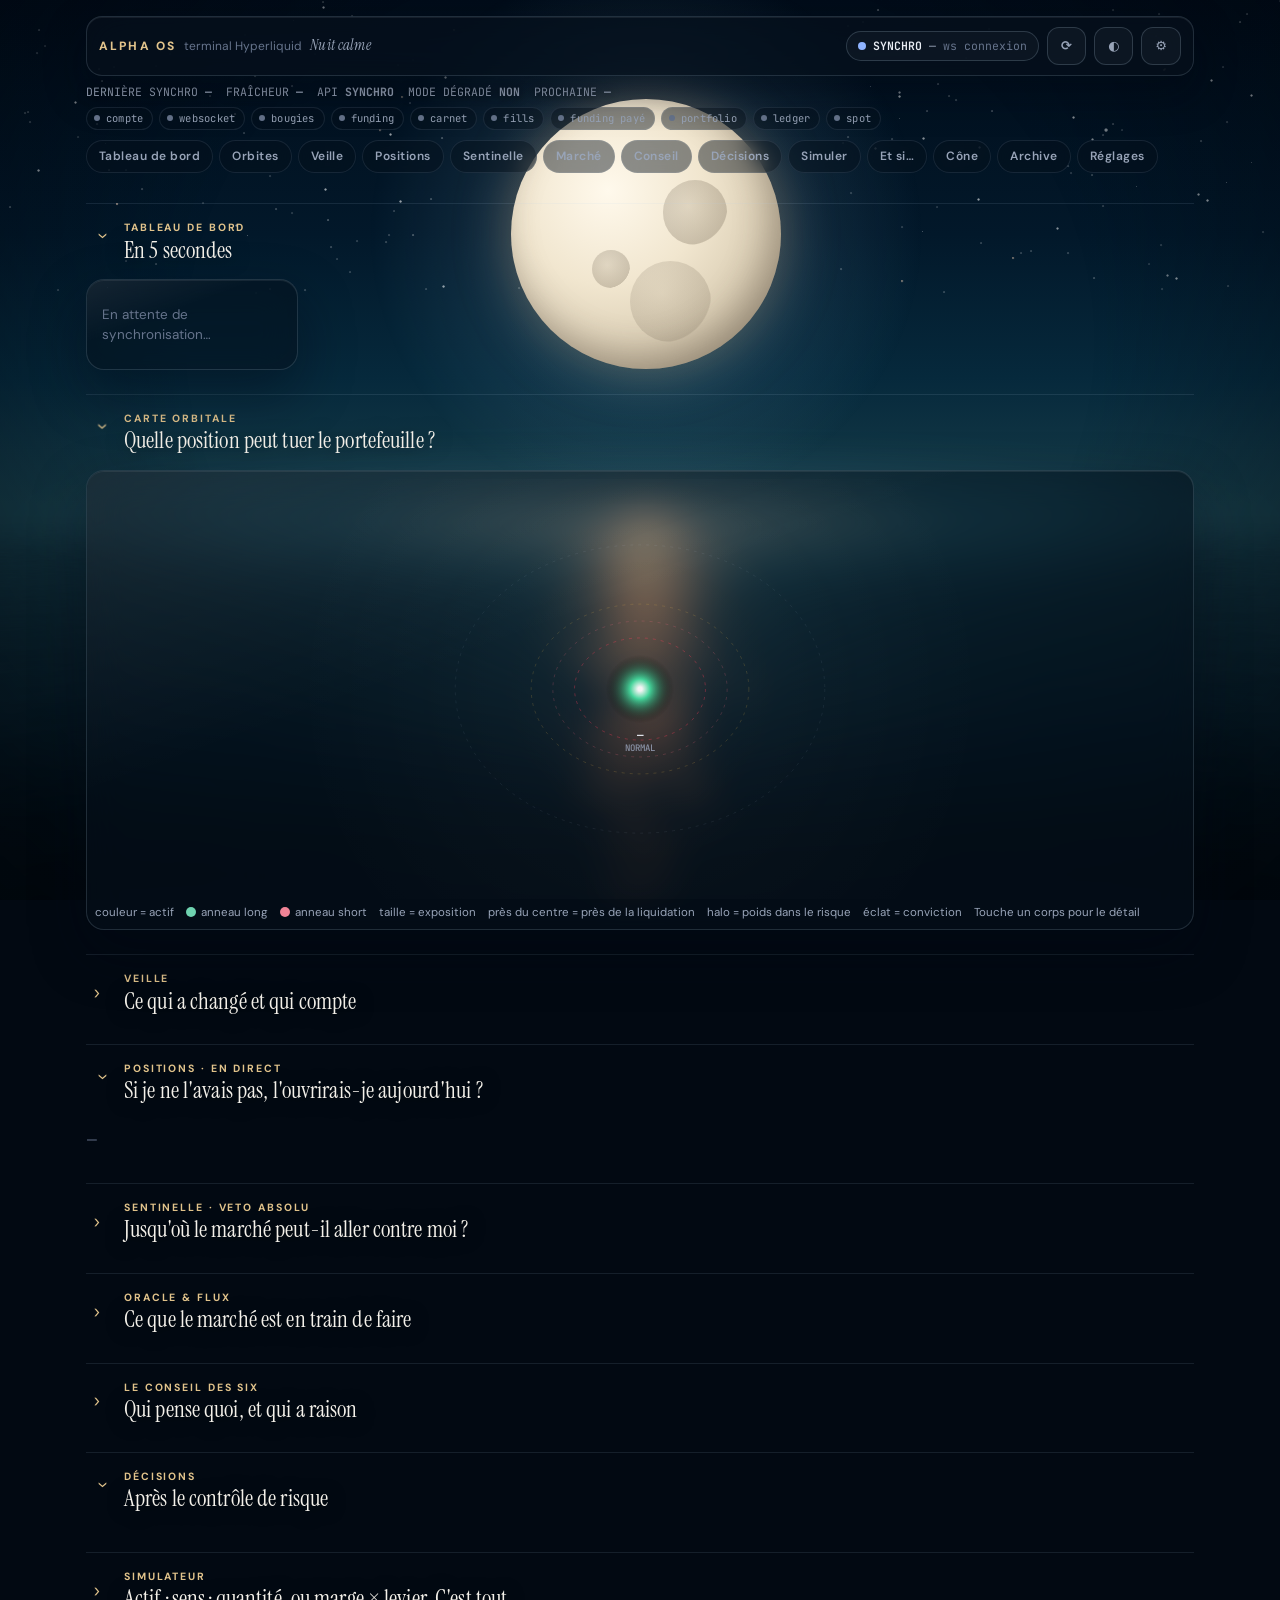
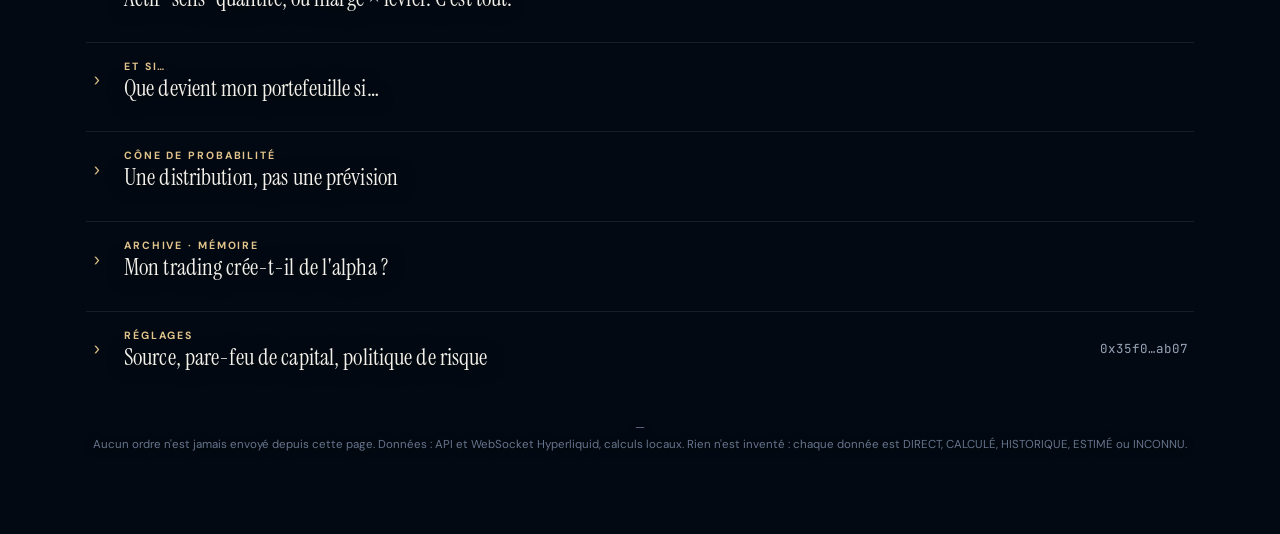
<file: index.html>
<!doctype html>
<html lang="fr">
<head>
  <meta charset="utf-8" />
  <meta name="viewport" content="width=device-width,initial-scale=1,viewport-fit=cover" />
  <meta name="color-scheme" content="dark" />
  <meta name="theme-color" content="#05060a" />
  <title>Alpha OS · Terminal Hyperliquid</title>
  <link rel="preconnect" href="https://fonts.googleapis.com" />
  <link rel="preconnect" href="https://fonts.gstatic.com" crossorigin />
  <link rel="stylesheet" href="assets/css/app.css" />
  <!-- polices chargées sans bloquer les scripts : un CDN lent ne doit jamais retarder les données en direct -->
  <link rel="stylesheet" href="https://fonts.googleapis.com/css2?family=DM+Sans:wght@400;500;600;700;800&family=JetBrains+Mono:wght@400;500;600;700&family=Instrument+Serif:ital@0;1&display=swap" media="print" onload="this.media='all'" />
  <noscript><link rel="stylesheet" href="https://fonts.googleapis.com/css2?family=DM+Sans:wght@400;500;600;700;800&family=JetBrains+Mono:wght@400;500;600;700&family=Instrument+Serif:ital@0;1&display=swap" /></noscript>
</head>
<body data-state="safe">
<!-- Scène « Marée » : la mer, la lune et le ciel suivent le niveau de la Sentinelle (safe · warn · crit). Aucune image : CSS, SVG, canvas. -->
<div class="maree" aria-hidden="true">
  <div class="sky"><div class="sky-safe"></div><div class="sky-warn"></div><div class="sky-crit"></div></div>
  <div class="stars" id="mr-stars"></div>
  <div class="shooting" id="mr-shooting"></div>
  <div class="moon-wrap"><div class="aura aura-safe"></div><div class="aura aura-warn"></div><div class="aura aura-crit"></div><div class="moon"><i class="crater c1"></i><i class="crater c2"></i><i class="crater c3"></i><i class="tint"></i></div></div>
  <div class="clouds cl-warn"><i></i><i></i></div>
  <div class="clouds cl-crit"><i></i><i></i></div>
  <canvas id="sea"></canvas>
  <canvas id="fauna"></canvas>
  <div class="haze haze-safe"></div><div class="haze haze-warn"></div><div class="haze haze-crit"></div>
  <div class="rain"></div>
  <svg class="bolt" id="mr-bolt"></svg>
  <div class="flash" id="mr-flash"></div>
  <div class="crit-pulse"></div>
  <div class="vignette"></div>
</div>
<div class="wrap">
  <header class="topbar">
    <div class="brand"><b>ALPHA OS</b><span>terminal Hyperliquid</span><em id="mood" data-state="safe" title="Ambiance pilotée par le niveau de la Sentinelle">Nuit calme</em></div>
    <div id="sync" class="sync" data-s="IDLE"><span class="dot"></span><b>EN ATTENTE</b></div>
    <button id="btn-sync" class="iconbtn" title="Synchroniser maintenant">⟳</button>
    <button id="btn-privacy" class="iconbtn" aria-pressed="false" title="Masquer les montants">◐</button>
    <button id="btn-settings" class="iconbtn" title="Réglages">⚙</button>
  </header>
  <div id="banners"></div>
  <div id="sync-detail" class="legend num" style="gap:14px;margin:4px 0 6px"></div>
  <div id="fresh" class="fresh" aria-label="Fraîcheur par source"></div>
  <nav class="nav" aria-label="Sections">
    <a href="#cmd">Tableau de bord</a><a href="#orbit">Orbites</a><a href="#alerts">Veille</a><a href="#positions">Positions</a><a href="#sentinel">Sentinelle</a><a href="#market">Marché</a><a href="#council">Conseil</a><a href="#decisions">Décisions</a><a href="#simulator">Simuler</a><a href="#scenario">Et si…</a><a href="#cone">Cône</a><a href="#archive">Archive</a><a href="#settings">Réglages</a>
  </nav>

  <details id="cmd" class="deck" open>
    <summary><span class="chev">›</span><span class="ttl"><span class="eyebrow">Tableau de bord</span><h2>En 5 secondes</h2></span><span class="sum" id="sum-cmd"></span></summary>
    <div class="body"><div id="cmd-tiles" class="grid c5"><div class="card"><div class="empty">En attente de synchronisation…</div></div></div></div>
  </details>

  <details id="orbit" class="deck" open>
    <summary><span class="chev">›</span><span class="ttl"><span class="eyebrow">Carte orbitale</span><h2>Quelle position peut tuer le portefeuille ?</h2></span><span class="sum" id="sum-orbit"></span></summary>
    <div class="body"><div class="card" style="padding:8px"><canvas id="orbit-canvas" class="orbit" width="800" height="380" aria-label="Carte orbitale des positions"></canvas>
      <div class="legend"><span>couleur = actif</span><span><i style="background:var(--long)"></i>anneau long</span><span><i style="background:var(--short)"></i>anneau short</span><span>taille = exposition</span><span>près du centre = près de la liquidation</span><span>halo = poids dans le risque</span><span>éclat = conviction</span><span>Touche un corps pour le détail</span></div>
    </div></div>
  </details>

  <details id="alerts" class="deck">
    <summary><span class="chev">›</span><span class="ttl"><span class="eyebrow">Veille</span><h2>Ce qui a changé et qui compte</h2></span><span class="sum" id="sum-alerts"></span></summary>
    <div class="body"><div id="alerts-body" class="grid"></div></div>
  </details>

  <details id="positions" class="deck" open>
    <summary><span class="chev">›</span><span class="ttl"><span class="eyebrow">Positions · en direct</span><h2>Si je ne l'avais pas, l'ouvrirais-je aujourd'hui ?</h2></span><span class="sum" id="sum-positions"></span></summary>
    <div class="body">
      <div id="poslist" class="poslist"><div class="empty">—</div></div>
      <div id="posdetail" style="margin-top:12px" hidden></div>
      <div id="orders" style="margin-top:12px" hidden></div>
      <span id="hist-progress" class="hint num"></span>
    </div>
  </details>

  <details id="sentinel" class="deck">
    <summary><span class="chev">›</span><span class="ttl"><span class="eyebrow">Sentinelle · veto absolu</span><h2>Jusqu'où le marché peut-il aller contre moi ?</h2></span><span class="sum" id="sum-sentinel"></span></summary>
    <div class="body" id="sentinel-body"></div>
  </details>

  <details id="market" class="deck">
    <summary><span class="chev">›</span><span class="ttl"><span class="eyebrow">Oracle & Flux</span><h2>Ce que le marché est en train de faire</h2></span><span class="sum" id="sum-market"></span></summary>
    <div class="body" id="market-body"></div>
  </details>

  <details id="council" class="deck">
    <summary><span class="chev">›</span><span class="ttl"><span class="eyebrow">Le conseil des six</span><h2>Qui pense quoi, et qui a raison</h2></span><span class="sum" id="sum-council"></span></summary>
    <div class="body" id="council-body"></div>
  </details>

  <details id="decisions" class="deck" open>
    <summary><span class="chev">›</span><span class="ttl"><span class="eyebrow">Décisions</span><h2>Après le contrôle de risque</h2></span><span class="sum" id="sum-decisions"></span></summary>
    <div class="body"><div id="decisions-body" class="grid"></div></div>
  </details>

  <details id="simulator" class="deck">
    <summary><span class="chev">›</span><span class="ttl"><span class="eyebrow">Simulateur</span><h2>Actif · sens · quantité, ou marge × levier. C'est tout.</h2></span><span class="sum" id="sum-simulator"></span></summary>
    <div class="body"><div class="card"><div id="sim-form"></div><div id="sim-result" style="margin-top:12px"></div></div></div>
  </details>

  <details id="scenario" class="deck">
    <summary><span class="chev">›</span><span class="ttl"><span class="eyebrow">Et si…</span><h2>Que devient mon portefeuille si…</h2></span><span class="sum" id="sum-scenario"></span></summary>
    <div class="body"><div class="card"><div id="scen-body"></div></div></div>
  </details>

  <details id="cone" class="deck">
    <summary><span class="chev">›</span><span class="ttl"><span class="eyebrow">Cône de probabilité</span><h2>Une distribution, pas une prévision</h2></span><span class="sum" id="sum-cone"></span></summary>
    <div class="body" id="cone-body"></div>
  </details>

  <details id="archive" class="deck">
    <summary><span class="chev">›</span><span class="ttl"><span class="eyebrow">Archive · mémoire</span><h2>Mon trading crée-t-il de l'alpha ?</h2></span><span class="sum" id="sum-archive"></span></summary>
    <div class="body" id="archive-body"></div>
  </details>

  <details id="settings" class="deck">
    <summary><span class="chev">›</span><span class="ttl"><span class="eyebrow">Réglages</span><h2>Source, pare-feu de capital, politique de risque</h2></span><span class="sum" id="sum-settings"></span></summary>
    <div class="body" id="settings-body"></div>
  </details>

  <footer class="foot"><span id="stamp">—</span><br/>Aucun ordre n'est jamais envoyé depuis cette page. Données : API et WebSocket Hyperliquid, calculs locaux. Rien n'est inventé : chaque donnée est DIRECT, CALCULÉ, HISTORIQUE, ESTIMÉ ou INCONNU.</footer>
</div>

<script src="src/core/util.js"></script>
<script src="src/core/store.js"></script>
<script src="src/data/normalize.js"></script>
<script src="src/data/hl-rest.js"></script>
<script src="src/data/hl-ws.js"></script>
<script src="src/data/history.js"></script>
<script src="src/data/sync.js"></script>
<script src="src/data/fixtures.js"></script>
<script src="src/engine/features.js"></script>
<script src="src/engine/portfolio.js"></script>
<script src="src/engine/risk.js"></script>
<script src="src/engine/simulate.js"></script>
<script src="src/engine/cone.js"></script>
<script src="src/engine/alpha.js"></script>
<script src="src/agents/oracle.js"></script>
<script src="src/agents/flow.js"></script>
<script src="src/agents/edge.js"></script>
<script src="src/agents/allocator.js"></script>
<script src="src/agents/sentinel.js"></script>
<script src="src/agents/archive.js"></script>
<script src="src/agents/gates.js"></script>
<script src="src/agents/reputation.js"></script>
<script src="src/agents/orchestrator.js"></script>
<script src="src/engine/alerts.js"></script>
<script src="src/engine/pipeline.js"></script>
<script src="src/ui/i18n.js"></script>
<script src="src/ui/palette.js"></script>
<script src="src/ui/dom.js"></script>
<script src="src/ui/maree.js"></script>
<script src="src/ui/orbital.js"></script>
<script src="src/ui/views-core.js"></script>
<script src="src/ui/views-intel.js"></script>
<script src="src/ui/sim.js"></script>
<script src="src/app.js"></script>
</body>
</html>
</file>
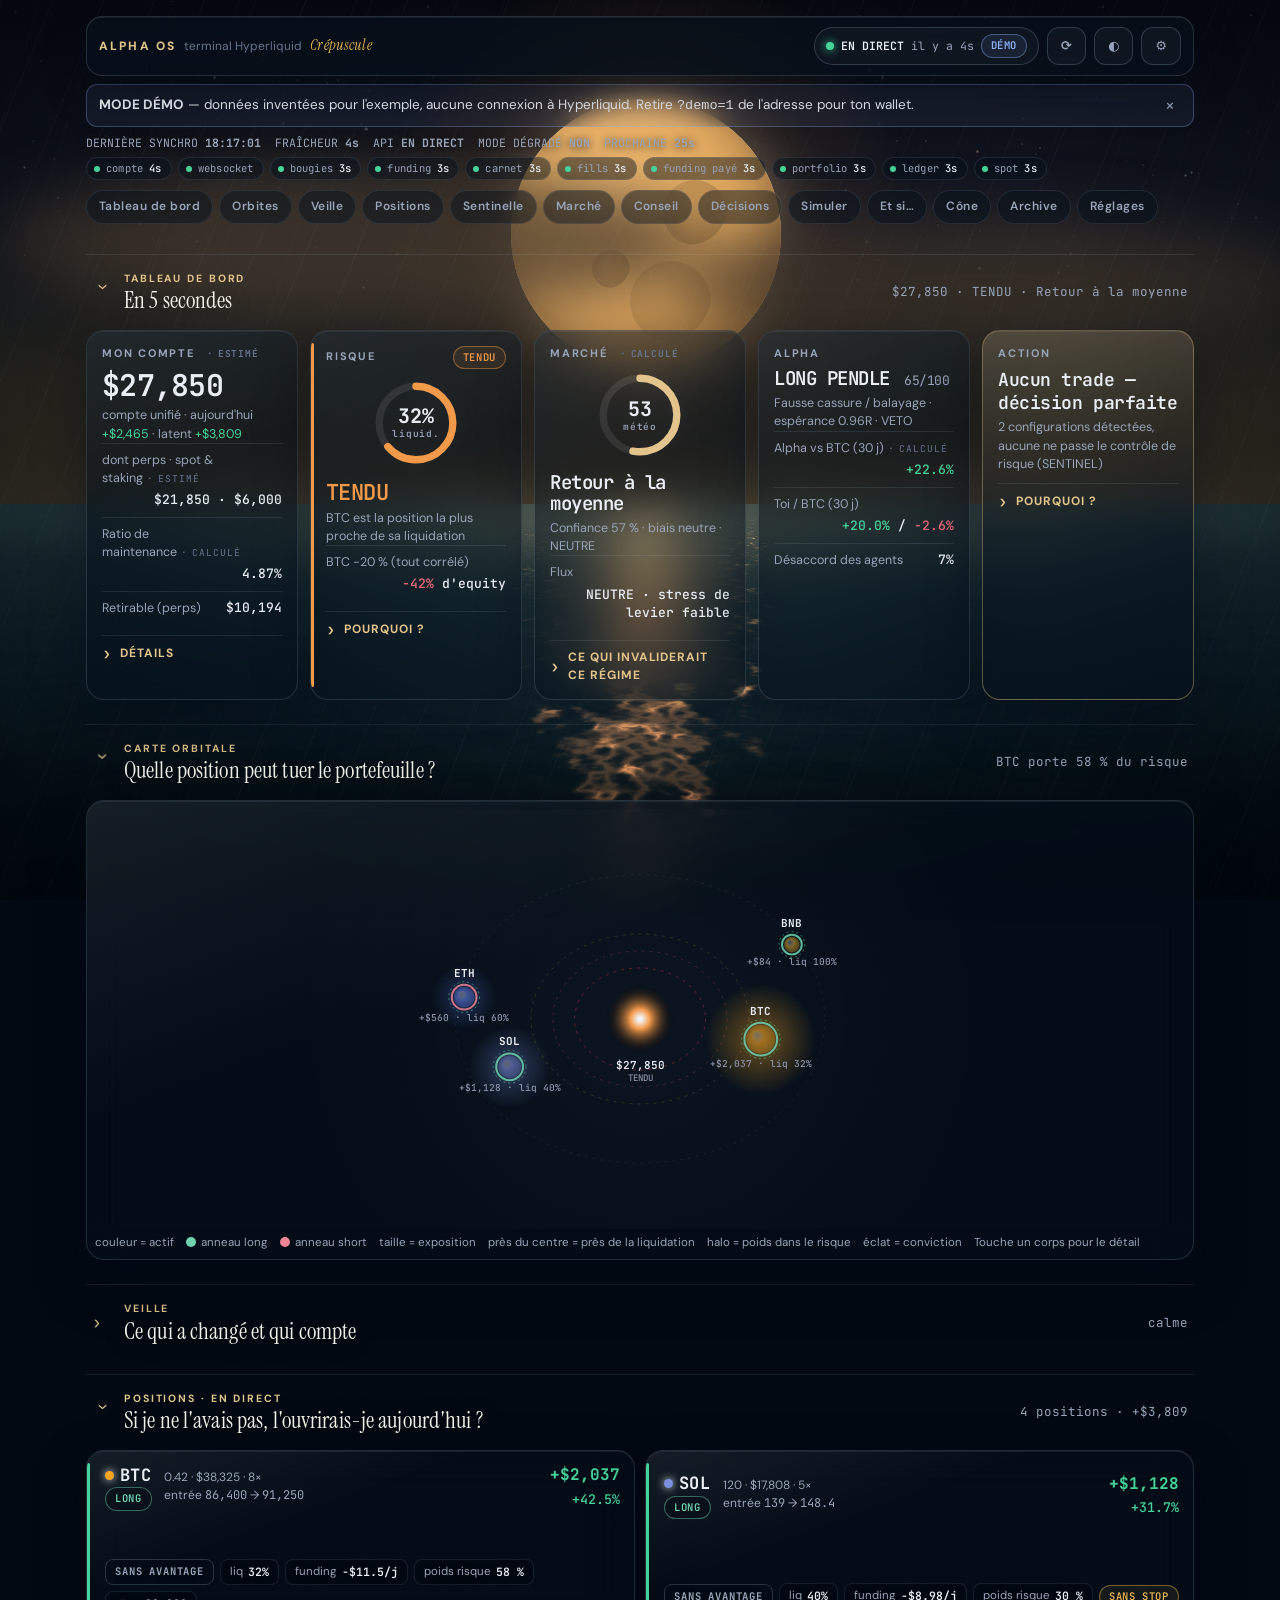
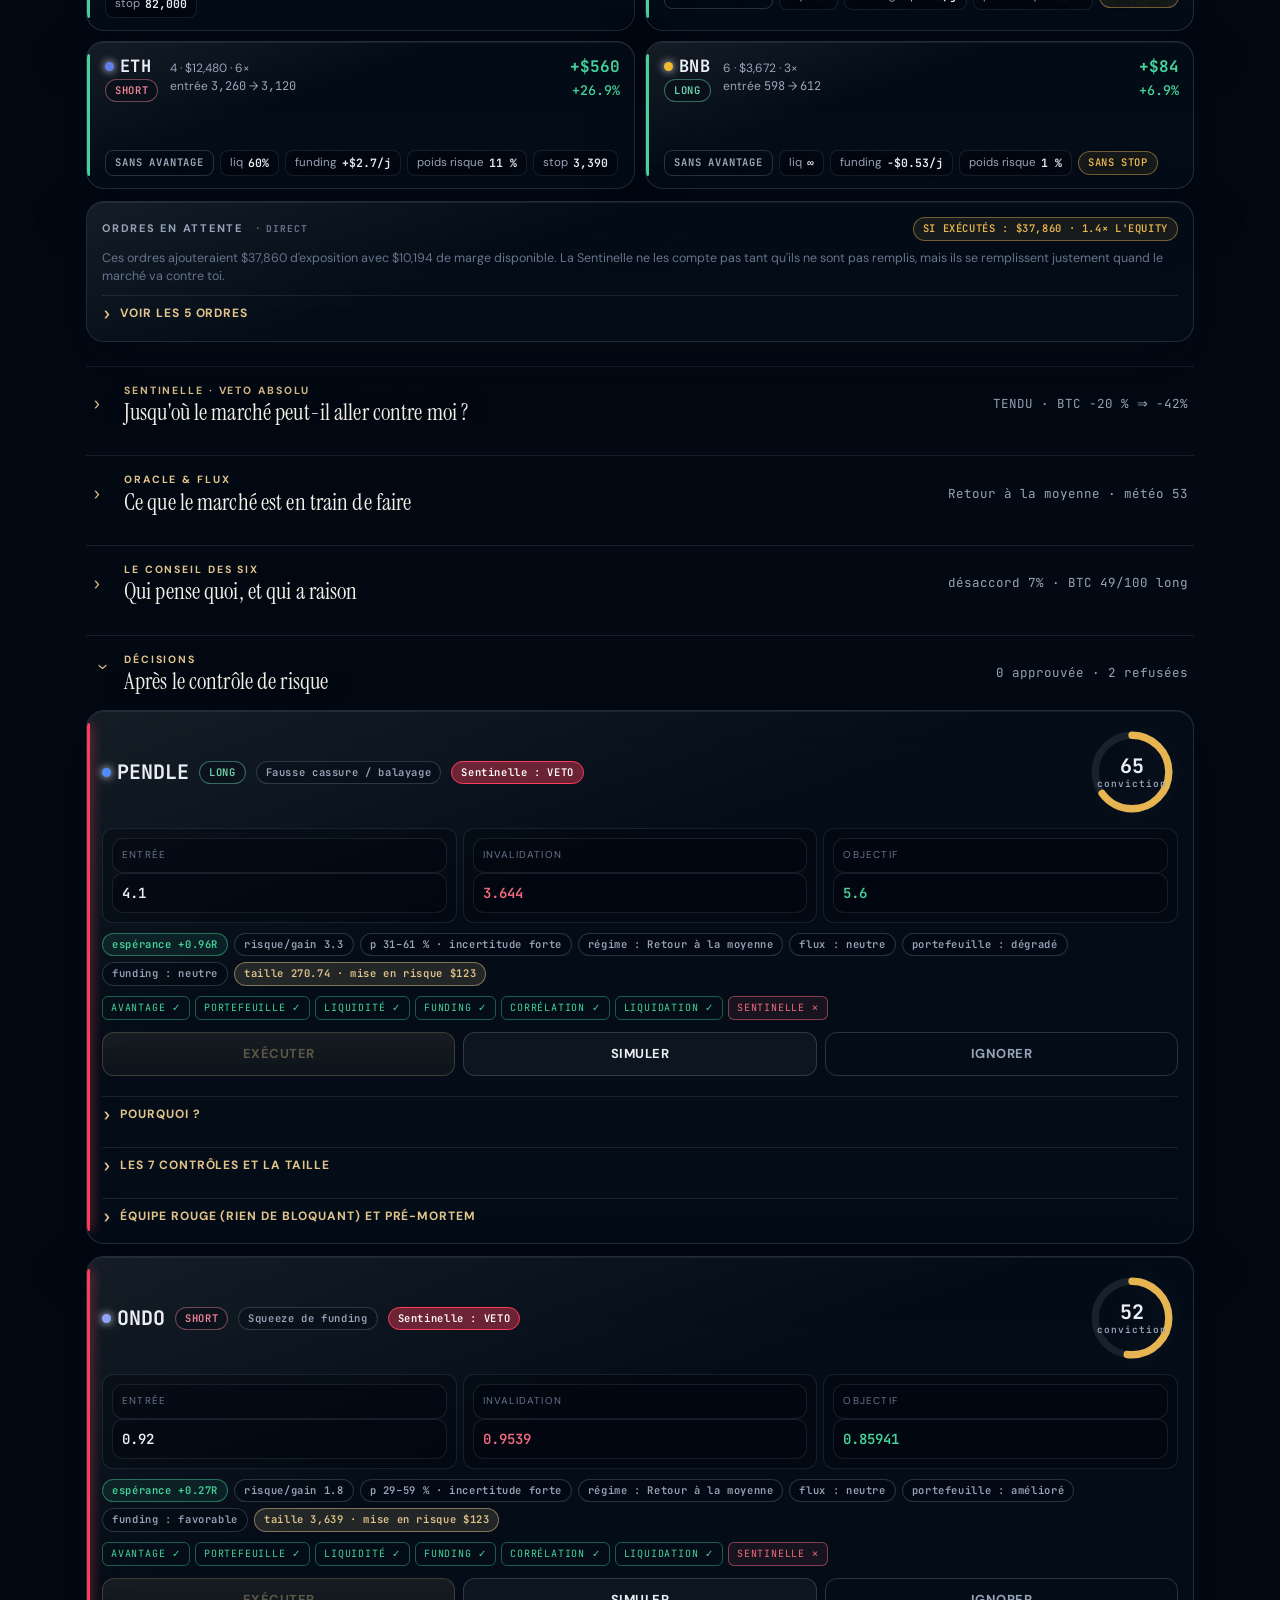
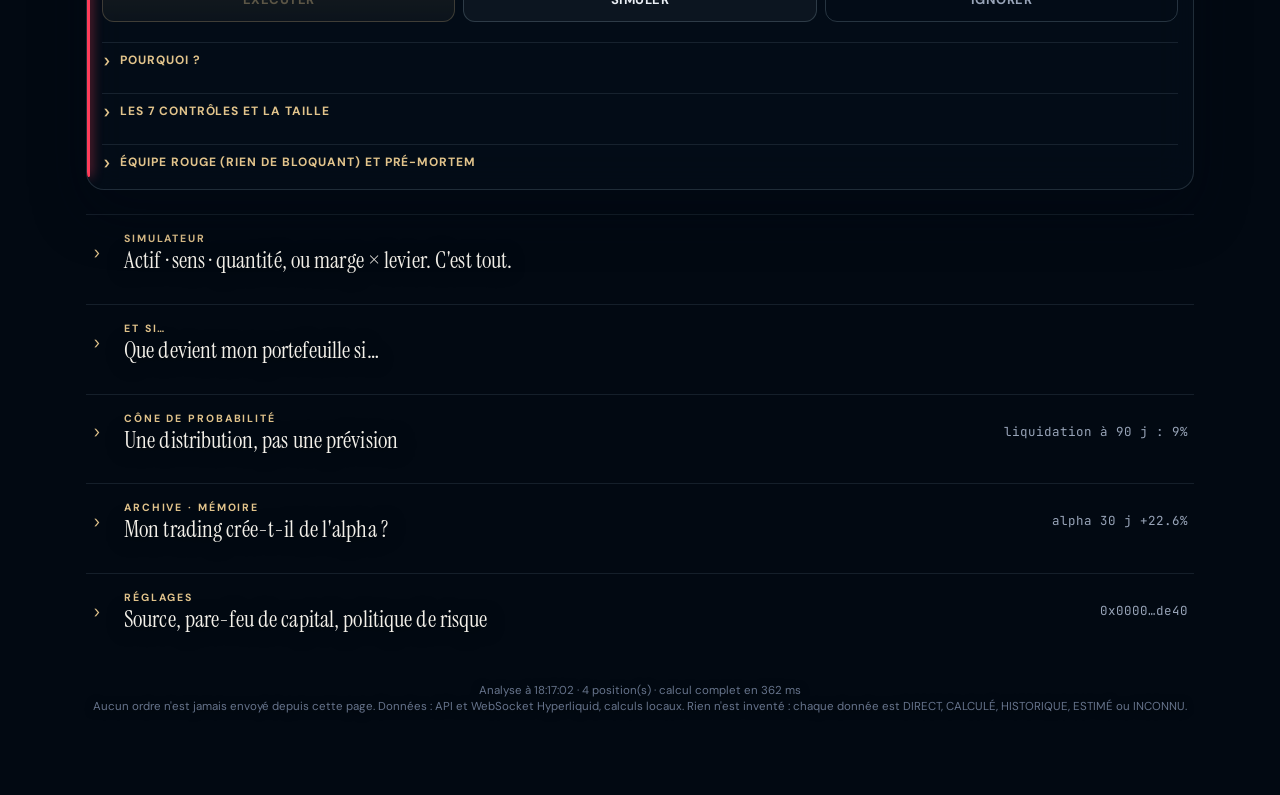
<file: demo.html>
<!doctype html>
<html lang="fr">
<head>
  <meta charset="utf-8" />
  <meta name="viewport" content="width=device-width,initial-scale=1,viewport-fit=cover" />
  <meta name="color-scheme" content="dark" />
  <title>Alpha OS · Démo</title>
  <link rel="stylesheet" href="assets/css/app.css" />
  <link rel="stylesheet" href="https://fonts.googleapis.com/css2?family=DM+Sans:wght@400;500;600;700&family=JetBrains+Mono:wght@400;500;600;700&family=Instrument+Serif:ital@0;1&display=swap" media="print" onload="this.media='all'" />
  <script>window.AOS_DEMO = true;</script>
</head>
<body data-state="safe">
<div class="wrap" id="app-root"><p class="empty" style="padding:24px">Chargement de la démo…</p></div>
<script>
  // Load the main page markup (same origin) so demo.html stays a thin wrapper.
  (async () => {
    try {
      const txt = await (await fetch("index.html", { cache: "no-store" })).text();
      const doc = new DOMParser().parseFromString(txt, "text/html");
      const wrap = doc.querySelector(".wrap");
      const scene = doc.querySelector(".maree");
      if (scene) document.body.insertBefore(scene, document.body.firstChild);
      document.getElementById("app-root").replaceWith(wrap);
      for (const s of doc.querySelectorAll("script[src]")) { await new Promise((res, rej) => { const el = document.createElement("script"); el.src = s.getAttribute("src"); el.onload = res; el.onerror = rej; document.body.appendChild(el); }); }
    } catch (e) { document.body.innerHTML = '<p style="padding:24px;font-family:sans-serif;color:#e7eaf1">Impossible de charger index.html : ' + (e && e.message) + '. Ouvre <a href="index.html?demo=1" style="color:#8fb3ff">index.html?demo=1</a>.</p>'; }
  })();
</script>
</body>
</html>
</file>
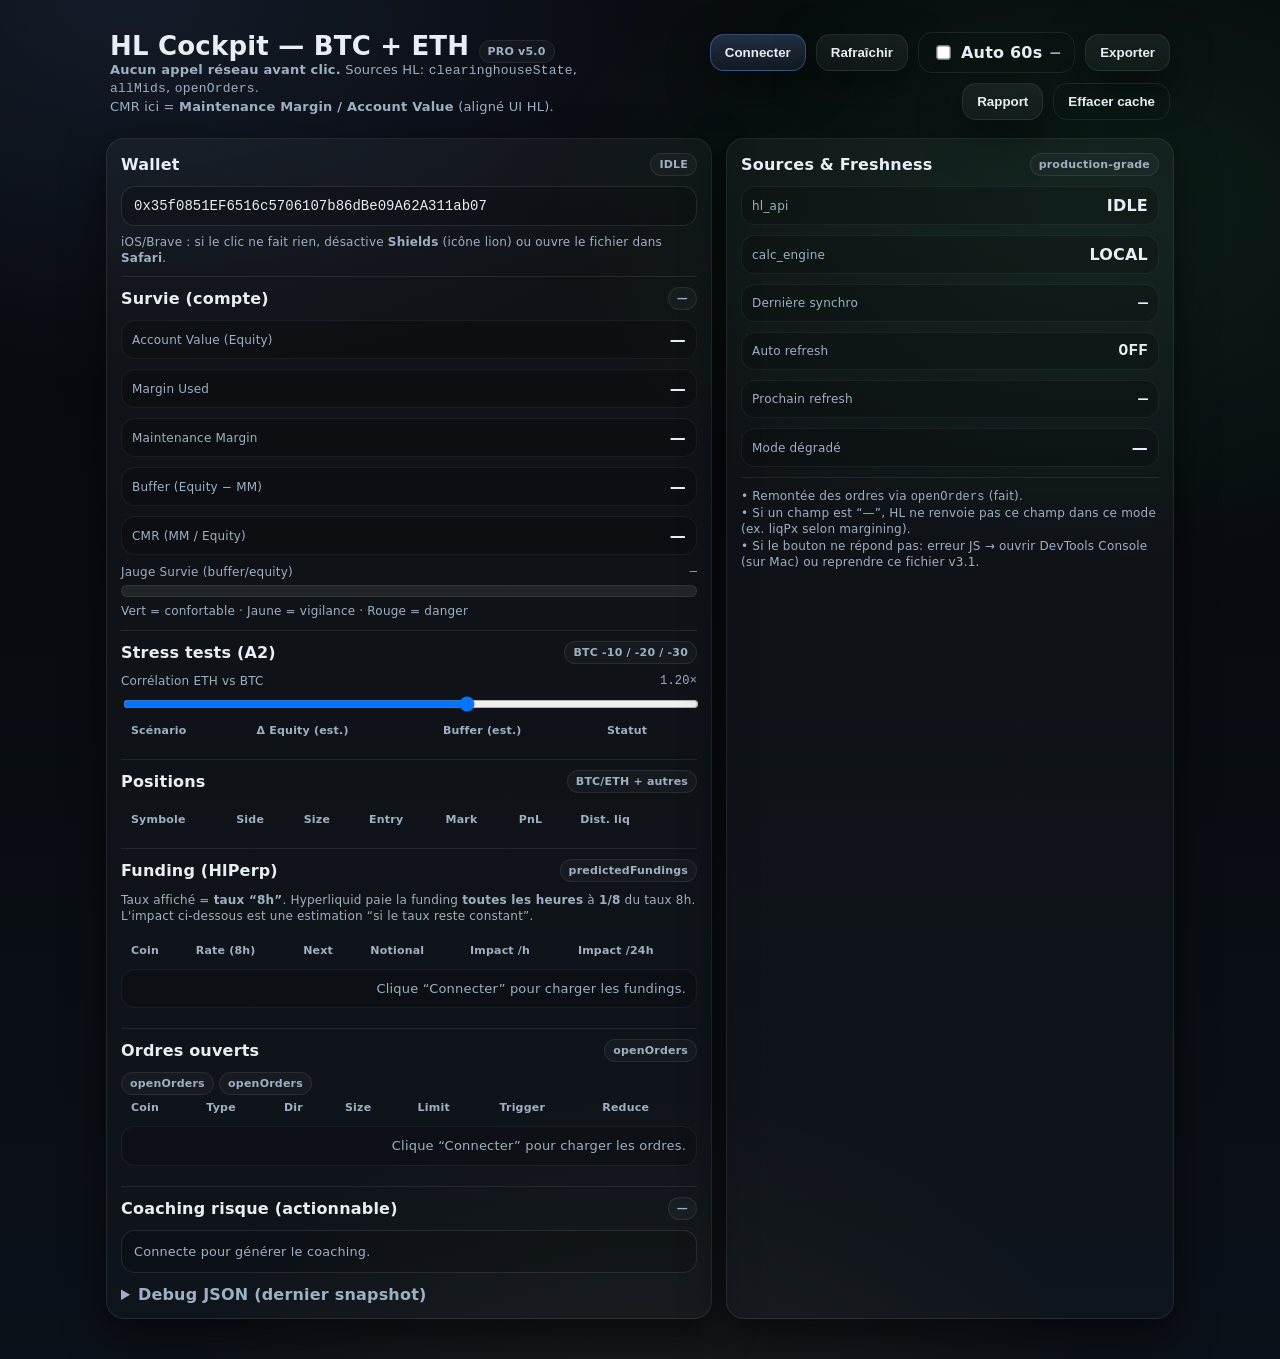
<file: legacy/hl-cockpit-v5.html>
<!doctype html>
<html lang="fr">
<head>
  <meta charset="utf-8" />
  <meta name="viewport" content="width=device-width,initial-scale=1,viewport-fit=cover" />
  <title>HL Cockpit — BTC + ETH (PRO v5.0)</title>
  <style>
    :root{
      --bg0:#06080b; --bg1:#0b1118;
      --line:rgba(255,255,255,.08);
      --text:#e8eef6; --muted:#9fb0c2;
      --ok:#37d67a; --warn:#ffcc66; --bad:#ff5c7a;
      --shadow:0 14px 40px rgba(0,0,0,.55); --radius:18px;
    }
    *{box-sizing:border-box}
    body{
      margin:0; color:var(--text);
      background:
        radial-gradient(1200px 700px at 10% 0%, rgba(122,167,255,.12), transparent 55%),
        radial-gradient(900px 600px at 85% 15%, rgba(55,214,122,.10), transparent 60%),
        radial-gradient(900px 900px at 50% 120%, rgba(255,204,102,.08), transparent 60%),
        linear-gradient(180deg, var(--bg0), var(--bg1));
      font-family: ui-sans-serif, system-ui, -apple-system, Segoe UI, Roboto, Helvetica, Arial;
      letter-spacing:.2px;
    }
    body:before{
      content:""; position:fixed; inset:0; pointer-events:none; opacity:.07;
      background-image:
        radial-gradient(circle at 25% 25%, rgba(255,255,255,.04) 0 1px, transparent 1px),
        radial-gradient(circle at 75% 65%, rgba(255,255,255,.03) 0 1px, transparent 1px);
      background-size: 36px 36px, 44px 44px;
    }
    .wrap{max-width:1100px;margin:0 auto;padding:22px 16px 40px}
    header{display:flex;align-items:flex-start;justify-content:space-between;gap:14px;padding:10px 4px 18px}
    h1{margin:0;font-size:26px;font-weight:750;line-height:1.1}
    .sub{color:var(--muted);font-size:13px;line-height:1.35}
    .top-actions{display:flex;gap:10px;align-items:center;flex-wrap:wrap;justify-content:flex-end}
    .btn{
      appearance:none;border:1px solid var(--line);
      background:linear-gradient(180deg, rgba(255,255,255,.06), rgba(255,255,255,.03));
      color:var(--text);padding:10px 14px;border-radius:14px;
      font-weight:650;cursor:pointer;box-shadow:var(--shadow);
      transition:transform .08s ease, border-color .15s ease, background .15s ease;
      user-select:none;
    }
    .btn:active{transform:translateY(1px)}
    .btn.primary{border-color:rgba(122,167,255,.35);background:linear-gradient(180deg, rgba(122,167,255,.22), rgba(122,167,255,.08))}
    .btn.ghost{box-shadow:none;background:transparent}
    .grid{display:grid;gap:14px;grid-template-columns:1fr}
    @media (min-width:920px){.grid{grid-template-columns: 1.15fr .85fr;}}
    .card{background:linear-gradient(180deg, rgba(255,255,255,.04), rgba(255,255,255,.02));
      border:1px solid var(--line);border-radius:var(--radius);padding:14px 14px;box-shadow:var(--shadow)}
    .card h2{margin:0 0 10px 0;font-size:16px;font-weight:750;display:flex;align-items:center;justify-content:space-between;gap:8px}
    .badge{font-size:11px;font-weight:800;padding:4px 8px;border-radius:999px;border:1px solid var(--line);
      color:var(--muted);background:rgba(255,255,255,.03);white-space:nowrap}
    .badge.ok{color:#b7ffd2;border-color:rgba(55,214,122,.35);background:rgba(55,214,122,.10)}
    .badge.warn{color:#ffe7b5;border-color:rgba(255,204,102,.35);background:rgba(255,204,102,.10)}
    .badge.bad{color:#ffd0d9;border-color:rgba(255,92,122,.35);background:rgba(255,92,122,.10)}
    .rows{display:flex;flex-direction:column;gap:10px}
    .row{display:flex;align-items:center;justify-content:space-between;gap:12px;padding:9px 10px;border:1px solid rgba(255,255,255,.06);
      border-radius:14px;background:rgba(0,0,0,.18)}
    .k{color:var(--muted);font-size:12px}
    .v{font-variant-numeric:tabular-nums;font-weight:750}
    .mono{font-family: ui-monospace, SFMono-Regular, Menlo, Monaco, Consolas, "Liberation Mono", monospace}
    input[type="text"]{width:100%;padding:11px 12px;border-radius:14px;border:1px solid rgba(255,255,255,.10);
      background:rgba(0,0,0,.20);color:var(--text);outline:none;font-size:14px}
    .note{color:var(--muted);font-size:12px;line-height:1.35}
    .hr{height:1px;background:rgba(255,255,255,.08);margin:10px 0}
    .control{display:flex;flex-direction:column;gap:6px}
    .control label{font-size:12px;color:var(--muted);display:flex;justify-content:space-between}
    input[type="range"]{width:100%}
    .table{width:100%;border-collapse:separate;border-spacing:0 10px;font-variant-numeric:tabular-nums}
    .table th{text-align:left;font-size:11px;color:var(--muted);font-weight:800;padding:0 10px 2px}
    .table td{padding:10px 10px;border-top:1px solid rgba(255,255,255,.06);border-bottom:1px solid rgba(255,255,255,.06);
      background:rgba(0,0,0,.18);font-size:13px}
    .table tr td:first-child{border-left:1px solid rgba(255,255,255,.06);border-top-left-radius:14px;border-bottom-left-radius:14px}
    .table tr td:last-child{border-right:1px solid rgba(255,255,255,.06);border-top-right-radius:14px;border-bottom-right-radius:14px;text-align:right}
    .sideL{color:var(--ok);font-weight:850}
    .sideS{color:var(--bad);font-weight:850}
    .gauge{position:relative;height:12px;border-radius:999px;background:rgba(255,255,255,.08);
      overflow:hidden;border:1px solid rgba(255,255,255,.08)}
    .gauge > span{position:absolute;left:0;top:0;bottom:0;width:0%;
      background:linear-gradient(90deg, rgba(255,92,122,.95), rgba(255,204,102,.95), rgba(55,214,122,.95));
      border-radius:999px;transition:width .25s ease}
    .coachBox{
      border:1px solid rgba(255,255,255,.10);border-radius:14px;padding:12px;background:rgba(0,0,0,.16);
      color:var(--muted);font-size:12.8px;line-height:1.35
    }
    .coachBox b{color:var(--text)}
    details summary{cursor:pointer;color:var(--muted);font-weight:750}
    pre{margin:10px 0 0;padding:12px;border-radius:14px;border:1px solid rgba(255,255,255,.08);background:rgba(0,0,0,.22);
      overflow:auto;max-height:280px;font-size:11px;color:#dbe7ff}
  </style>
</head>
<body>
<div class="wrap">
  <header>
    <div>
      <h1>HL Cockpit — BTC + ETH <span class="badge">PRO v5.0</span></h1>
      <div class="sub">
        <b>Aucun appel réseau avant clic.</b> Sources HL: <span class="mono">clearinghouseState</span>, <span class="mono">allMids</span>, <span class="mono">openOrders</span>.
        <br/>CMR ici = <b>Maintenance Margin / Account Value</b> (aligné UI HL).
      </div>
    </div>
    <div class="top-actions">
      <button id="btnConnect" class="btn primary">Connecter</button>
      <button id="btnRefresh" class="btn">Rafraîchir</button>
      <label class="btn ghost" style="display:inline-flex;align-items:center;gap:8px;box-shadow:none;cursor:default"><input id="auto" type="checkbox" style="transform:scale(1.1)"/><span style="font-weight:650">Auto 60s</span><span id="autoIn" class="mono" style="opacity:.7">—</span></label>
      <button id="btnExport" class="btn">Exporter</button>
      <button id="btnReport" class="btn">Rapport</button>
      <button id="btnClear" class="btn ghost">Effacer cache</button>
    </div>
  </header>

  <div class="grid">
    <div class="card">
      <h2>Wallet <span id="apiBadge" class="badge">IDLE</span></h2>
      <input id="wallet" type="text" spellcheck="false" class="mono"
             value="0x35f0851EF6516c5706107b86dBe09A62A311ab07"/>
      <div class="note" style="margin-top:8px">
        iOS/Brave : si le clic ne fait rien, désactive <b>Shields</b> (icône lion) ou ouvre le fichier dans <b>Safari</b>.
      </div>

      <div class="hr"></div>

      <h2>Survie (compte) <span id="survivalBadge" class="badge">—</span></h2>
      <div class="rows">
        <div class="row"><div class="k">Account Value (Equity)</div><div id="equity" class="v">—</div></div>
        <div class="row"><div class="k">Margin Used</div><div id="marginUsed" class="v">—</div></div>
        <div class="row"><div class="k">Maintenance Margin</div><div id="mm" class="v">—</div></div>
        <div class="row"><div class="k">Buffer (Equity − MM)</div><div id="buffer" class="v">—</div></div>
        <div class="row"><div class="k">CMR (MM / Equity)</div><div id="cmr" class="v">—</div></div>
        <div class="control">
          <label><span>Jauge Survie (buffer/equity)</span><span id="survivalPct" class="mono">—</span></label>
          <div class="gauge"><span id="survivalBar"></span></div>
          <div class="note">Vert = confortable · Jaune = vigilance · Rouge = danger</div>
        </div>
      </div>

      <div class="hr"></div>

      <h2>Stress tests (A2) <span class="badge">BTC -10 / -20 / -30</span></h2>
      <div class="control">
        <label><span>Corrélation ETH vs BTC</span><span id="corrVal" class="mono">1.20×</span></label>
        <input id="corr" type="range" min="0.6" max="1.6" step="0.05" value="1.2" />
      </div>
      <table class="table">
        <thead><tr><th>Scénario</th><th>Δ Equity (est.)</th><th>Buffer (est.)</th><th>Statut</th></tr></thead>
        <tbody id="stressRows"></tbody>
      </table>

      <div class="hr"></div>

      <h2>Positions <span class="badge">BTC/ETH + autres</span></h2>
      <table class="table">
        <thead><tr><th>Symbole</th><th>Side</th><th>Size</th><th>Entry</th><th>Mark</th><th>PnL</th><th>Dist. liq</th><th></th></tr></thead>
        <tbody id="posRows"></tbody>
      </table>

      <div id="inlineDrawer" class="card" style="margin-top:12px;display:none;padding:12px 12px;border-radius:16px;box-shadow:none">
        <h2 style="margin:0 0 8px 0;font-size:14px">Détails position <span id="dSym" class="badge">—</span></h2>
        <div id="dRows" class="rows"></div>
        <div style="height:10px"></div>
        <div class="note"><b>Simulation TP/SL</b> (local) :</div>
        <div style="display:flex;gap:10px;flex-wrap:wrap;margin-top:8px">
          <div style="flex:1;min-width:220px">
            <div class="k">TP (prix)</div>
            <input id="dTP" type="text" class="mono" placeholder="ex: 82000"/>
          </div>
          <div style="flex:1;min-width:220px">
            <div class="k">SL (prix)</div>
            <input id="dSL" type="text" class="mono" placeholder="ex: 70000"/>
          </div>
          <div style="flex:1;min-width:220px">
            <div class="k">PnL estimé @TP/SL</div>
            <div id="dPnL" class="row" style="margin-top:6px"><div class="k">—</div><div class="v">—</div></div>
          </div>
        </div>
        <div style="display:flex;justify-content:flex-end;margin-top:10px">
          <button id="dClose" class="btn ghost" style="box-shadow:none">Fermer</button>
        </div>
      </div>

      
      <div class="hr"></div>

      <h2>Funding (HlPerp) <span class="badge">predictedFundings</span></h2>
      <div class="note">
        Taux affiché = <b>taux “8h”</b>. Hyperliquid paie la funding <b>toutes les heures</b> à <b>1/8</b> du taux 8h.
        L'impact ci-dessous est une estimation “si le taux reste constant”.
      </div>
      <table class="table" style="margin-top:10px">
        <thead><tr><th>Coin</th><th>Rate (8h)</th><th>Next</th><th>Notional</th><th>Impact /h</th><th>Impact /24h</th></tr></thead>
        <tbody id="fundRows">
          <tr><td colspan="6" class="note">Clique “Connecter” pour charger les fundings.</td></tr>
        </tbody>
      </table>

      <div class="hr"></div>

      <h2>Ordres ouverts <span class="badge">openOrders</span></h2> <span class="badge">openOrders</span></h2> <span class="badge">openOrders</span></h2>
      <table class="table">
        <thead><tr><th>Coin</th><th>Type</th><th>Dir</th><th>Size</th><th>Limit</th><th>Trigger</th><th>Reduce</th></tr></thead>
        <tbody id="ordRows">
          <tr><td colspan="7" class="note">Clique “Connecter” pour charger les ordres.</td></tr>
        </tbody>
      </table>

      <div class="hr"></div>

      <h2>Coaching risque (actionnable) <span id="coachBadge" class="badge">—</span></h2>
      <div id="coach" class="coachBox">Connecte pour générer le coaching.</div>

      <details style="margin-top:12px;">
        <summary>Debug JSON (dernier snapshot)</summary>
        <pre id="debug" class="mono">—</pre>
      </details>
    </div>

    <div class="card">
      <h2>Sources & Freshness <span class="badge">production-grade</span></h2>
      <div class="rows">
        <div class="row"><div class="k">hl_api</div><div id="hlStatus" class="v">IDLE</div></div>
        <div class="row"><div class="k">calc_engine</div><div class="v">LOCAL</div></div>
        <div class="row"><div class="k">Dernière synchro</div><div id="freshTs" class="v mono">—</div></div>
        <div class="row"><div class="k">Auto refresh</div><div id="autoStatus" class="v mono">OFF</div></div>
        <div class="row"><div class="k">Prochain refresh</div><div id="nextRefresh" class="v mono">—</div></div>
        <div class="row"><div class="k">Mode dégradé</div><div id="degraded" class="v">—</div></div>
      </div>

      <div class="hr"></div>

      <div class="note">
        • Remontée des ordres via <span class="mono">openOrders</span> (fait).<br/>
        • Si un champ est “—”, HL ne renvoie pas ce champ dans ce mode (ex. liqPx selon margining).<br/>
        • Si le bouton ne répond pas: erreur JS → ouvrir DevTools Console (sur Mac) ou reprendre ce fichier v3.1.
      </div>
    </div>
  </div>
</div>

<script>
(() => {
  "use strict";
  const $ = (id) => document.getElementById(id);

  const CACHE_KEY = "hl_cockpit_snapshot_v50";
  const saveCache = (o)=>{ try{ localStorage.setItem(CACHE_KEY, JSON.stringify(o)); }catch(e){} };
  const loadCache = ()=>{ try{ const s=localStorage.getItem(CACHE_KEY); return s?JSON.parse(s):null; }catch(e){ return null; } };
  const clearCache = ()=>{ try{ localStorage.removeItem(CACHE_KEY); }catch(e){} };

  const safeNum = (v)=>{
    const n = (typeof v==="string") ? Number(v) : (typeof v==="number" ? v : NaN);
    return Number.isFinite(n) ? n : NaN;
  };
  const fmtUSD = (x)=> Number.isFinite(x) ? x.toLocaleString(undefined,{maximumFractionDigits:2})+" $" : "—";
  const fmtPx  = (x)=> Number.isFinite(x) ? x.toLocaleString(undefined,{maximumFractionDigits:2}) : "—";
  const fmtPct = (x)=> Number.isFinite(x) ? (x*100).toFixed(2)+"%" : "—";

  function setBadge(el, kind, text){
    el.classList.remove("ok","warn","bad");
    if(kind) el.classList.add(kind);
    el.textContent = text;
  }

  async function hlInfo(payload){
    const res = await fetch("https://api.hyperliquid.xyz/info", {
      method:"POST",
      headers:{ "Content-Type":"application/json" },
      body: JSON.stringify(payload),
      cache:"no-store"
    });
    if(!res.ok) throw new Error("HTTP "+res.status);
    return await res.json();
  }

  function extractAccount(state){
    const cms = state?.crossMarginSummary || {};
    const ms  = state?.marginSummary || {};
    const equity = safeNum(cms.accountValue ?? ms.accountValue ?? state?.accountValue);
    const marginUsed = safeNum(cms.totalMarginUsed ?? ms.totalMarginUsed ?? cms.marginUsed ?? ms.marginUsed);
    const mm = safeNum(state?.crossMaintenanceMarginUsed ?? cms.maintenanceMarginUsed ?? ms.maintenanceMargin);
    const buffer = (Number.isFinite(equity) && Number.isFinite(mm)) ? (equity - mm) : NaN;
    const cmr = (Number.isFinite(equity) && equity>0 && Number.isFinite(mm)) ? (mm / equity) : NaN;
    return {equity, marginUsed, mm, buffer, cmr};
  }

  function extractPositions(state, mids){
    const out=[];
    const ap = Array.isArray(state?.assetPositions) ? state.assetPositions : [];
    for(const item of ap){
      const p = item?.position || item;
      const symbol = p?.coin || p?.symbol;
      if(!symbol) continue;

      const szi = safeNum(p?.szi ?? p?.size ?? p?.positionSize);
      const entry = safeNum(p?.entryPx ?? p?.entry ?? p?.avgPx);
      const liq = safeNum(p?.liqPx ?? p?.liq ?? p?.liquidationPx);
      const mid = safeNum(mids?.[symbol]);
      const mark = Number.isFinite(mid) ? mid : safeNum(p?.markPx ?? p?.mark);
      const side = Number.isFinite(szi) ? (szi>=0 ? "LONG" : "SHORT") : "—";
      const absSize = Number.isFinite(szi) ? Math.abs(szi) : NaN;

      const pnlHL = safeNum(p?.unrealizedPnl ?? p?.upl ?? p?.unrealized_pnl);
      const pnl = Number.isFinite(pnlHL) ? pnlHL : (Number.isFinite(szi)&&Number.isFinite(entry)&&Number.isFinite(mark) ? (szi*(mark-entry)) : NaN);

      let dist=NaN;
      if(Number.isFinite(mark) && mark>0 && Number.isFinite(liq)){
        dist = (szi>=0) ? ((mark-liq)/mark) : ((liq-mark)/mark);
      }
      out.push({symbol, side, szi, absSize, entry, mark, liq, pnl, dist});
    }
    const prio = (s)=> s==="BTC"?0:(s==="ETH"?1:2);
    out.sort((a,b)=>prio(a.symbol)-prio(b.symbol) || a.symbol.localeCompare(b.symbol));
    return out;
  }

  function extractOrders(openOrders){
    const arr = Array.isArray(openOrders) ? openOrders : (openOrders?.orders || openOrders?.openOrders || []);
    const orders = [];
    for(const o of arr){
      if(!o) continue;
      const coin = o.coin || o.symbol || o.asset || "—";
      const isTrigger = (o.triggerPx !== undefined && o.triggerPx !== null) || (o.trigger && o.trigger.price);
      const type = isTrigger ? "TRIGGER" : "LIMIT";
      const dir = (o.side || o.dir || "").toString().toUpperCase() || "—";
      const sz = safeNum(o.sz ?? o.size ?? o.orderSz);
      const limitPx = safeNum(o.limitPx ?? o.px ?? o.price);
      const trigPx = safeNum(o.triggerPx ?? o.trigger?.price);
      const reduceOnly = (o.reduceOnly ?? o.ro ?? false) ? "Yes" : "No";
      const typeLabel = (o.orderType && typeof o.orderType==="string") ? o.orderType : type;
      orders.push({coin, type:typeLabel, dir, sz, limitPx, trigPx, reduceOnly});
    }
    orders.sort((a,b)=> (a.coin.localeCompare(b.coin)) );
    return orders;
  }

  function extractFunding(predicted){
    // predictedFundings response is: [ [ "BTC", [ [ "HlPerp", {fundingRate, nextFundingTime}], ... ] ], ... ]
    const map = {};
    if(!Array.isArray(predicted)) return map;
    for(const entry of predicted){
      const coin = entry?.[0];
      const venues = entry?.[1];
      if(!coin || !Array.isArray(venues)) continue;
      for(const v of venues){
        const venue = v?.[0];
        const obj = v?.[1];
        if(venue === "HlPerp" && obj){
          const r = safeNum(obj.fundingRate);
          const t = safeNum(obj.nextFundingTime);
          map[coin] = { rate8h: r, nextFundingTime: t };
        }
      }
    }
    return map;
  }

  function renderFunding(snapshot){
    const tbody = document.getElementById("fundRows");
    if(!tbody) return;
    const f = snapshot.funding || {};
    const pos = snapshot.positions || [];

    const fmtRate = (r)=> Number.isFinite(r) ? (r*100).toFixed(4)+"%" : "—";
    const fmtTime = (ms)=> Number.isFinite(ms) ? new Date(ms).toLocaleString(undefined,{hour12:false}) : "—";
    const fmtUSD = (x)=> Number.isFinite(x) ? x.toLocaleString(undefined,{maximumFractionDigits:2})+" $" : "—";
    const fmtImpact = (x)=> Number.isFinite(x) ? ((x>=0?"+":"")+x.toLocaleString(undefined,{maximumFractionDigits:2})+" $") : "—";

    tbody.innerHTML = "";
    const coins = ["BTC","ETH", ...Object.keys(f).filter(c=>c!=="BTC"&&c!=="ETH")];

    let any=false;
    for(const coin of coins){
      if(!(coin in f)) continue;
      any=true;
      const rate8h = f[coin].rate8h;
      const nextT = f[coin].nextFundingTime;

      const p = pos.find(x=>x.symbol===coin);
      const notional = (p && Number.isFinite(p.absSize) && Number.isFinite(p.mark)) ? (p.absSize*p.mark) : NaN;

      // Funding is based on 8h rate; paid hourly at 1/8.
      // Sign convention: positive rate => longs pay shorts.
      // Estimated hourly impact for THIS position:
      // long: -notional * rate8h/8 ; short: +notional * rate8h/8
      let impactH = NaN;
      if(Number.isFinite(notional) && Number.isFinite(rate8h) && p){
        const base = notional * (rate8h/8);
        impactH = (p.side==="LONG") ? (-base) : (p.side==="SHORT" ? (base) : NaN);
      }
      const impactD = Number.isFinite(impactH) ? impactH*24 : NaN;

      const tr=document.createElement("tr");
      tr.innerHTML = `
        <td class="mono">${coin}</td>
        <td class="mono">${fmtRate(rate8h)}</td>
        <td class="mono">${fmtTime(nextT)}</td>
        <td class="mono">${fmtUSD(notional)}</td>
        <td class="mono">${fmtImpact(impactH)}</td>
        <td class="mono">${fmtImpact(impactD)}</td>
      `;
      tbody.appendChild(tr);
    }

    if(!any){
      tbody.innerHTML = `<tr><td colspan="6" class="note">Funding indisponible (endpoint predictedFundings bloqué ou non supporté par la source).</td></tr>`;
    }
  }


  function render(snapshot, degraded){
    $("freshTs").textContent = new Date(snapshot.ts).toLocaleString(undefined,{hour12:false});
    $("degraded").textContent = degraded ? "OUI (snapshot)" : "NON";
    $("hlStatus").textContent = degraded ? "STALE" : "OK";
    setBadge($("apiBadge"), degraded ? "warn" : "ok", degraded ? "STALE" : "OK");

    const a = snapshot.account;
    $("equity").textContent = fmtUSD(a.equity);
    $("marginUsed").textContent = fmtUSD(a.marginUsed);
    $("mm").textContent = fmtUSD(a.mm);
    $("buffer").textContent = fmtUSD(a.buffer);
    $("cmr").textContent = fmtPct(a.cmr);

    let surv = NaN;
    if(Number.isFinite(a.buffer) && Number.isFinite(a.equity) && a.equity>0) surv = a.buffer/a.equity;
    $("survivalPct").textContent = fmtPct(surv);
    const w = Number.isFinite(surv) ? Math.max(0, Math.min(1, surv))*100 : 0;
    $("survivalBar").style.width = w.toFixed(1)+"%";
    if(!Number.isFinite(surv)) setBadge($("survivalBadge"), null, "—");
    else if(surv>=0.25) setBadge($("survivalBadge"), "ok", "CONFORT");
    else if(surv>=0.10) setBadge($("survivalBadge"), "warn", "VIGILANCE");
    else setBadge($("survivalBadge"), "bad", "DANGER");

    // positions
    const pr = $("posRows"); pr.innerHTML="";
    if(!snapshot.positions.length){
      pr.innerHTML = `<tr><td colspan="7" class="note">Aucune position.</td></tr>`;
    }else{
      for(const p of snapshot.positions){
        const sideClass = p.side==="LONG" ? "sideL" : "sideS";
        const distTxt = Number.isFinite(p.dist) ? (p.dist*100).toFixed(2)+"%" : "—";
        const pnlTxt = Number.isFinite(p.pnl) ? p.pnl.toLocaleString(undefined,{maximumFractionDigits:2})+" $" : "—";
        const tr=document.createElement("tr");
        tr.innerHTML = `
          <td class="mono">${p.symbol}</td>
          <td class="${sideClass}">${p.side}</td>
          <td class="mono">${Number.isFinite(p.absSize)?p.absSize.toFixed(6):"—"}</td>
          <td class="mono">${fmtPx(p.entry)}</td>
          <td class="mono">${fmtPx(p.mark)}</td>
          <td class="mono">${pnlTxt}</td>
          <td class="mono">${distTxt}</td>
          <td><button class="btn ghost" style="padding:6px 10px;border-radius:12px;box-shadow:none" data-open="${p.symbol}">Détails</button></td>
        `;
        pr.appendChild(tr);
      }
    }

    // orders
    const orows = $("ordRows"); orows.innerHTML="";
    if(!snapshot.orders.length){
      orows.innerHTML = `<tr><td colspan="7" class="note">Aucun ordre ouvert (openOrders vide) ou accès restreint.</td></tr>`;
    }else{
      for(const o of snapshot.orders){
        const tr=document.createElement("tr");
        tr.innerHTML = `
          <td class="mono">${o.coin}</td>
          <td class="mono">${o.type}</td>
          <td class="mono">${o.dir}</td>
          <td class="mono">${Number.isFinite(o.sz)?o.sz.toFixed(6):"—"}</td>
          <td class="mono">${fmtPx(o.limitPx)}</td>
          <td class="mono">${fmtPx(o.trigPx)}</td>
          <td class="mono">${o.reduceOnly}</td>
        `;
        orows.appendChild(tr);
      }
    }

    renderStress(snapshot);
    renderFunding(snapshot);
    renderCoach(snapshot);
    $("debug").textContent = JSON.stringify(snapshot.raw, null, 2);
  }

  function renderStress(snapshot){
    const corr = safeNum($("corr").value);
    $("corrVal").textContent = (Number.isFinite(corr)?corr.toFixed(2):"—")+"×";

    const pos = snapshot.positions;
    const acc = snapshot.account;
    const equity0 = acc.equity;
    const mm0 = acc.mm;

    const get = (s)=>pos.find(p=>p.symbol===s) || null;
    const btc = get("BTC");
    const eth = get("ETH");

    const sc = [-0.10, -0.20, -0.30];
    const tbody=$("stressRows"); tbody.innerHTML="";
    for(const s of sc){
      const btc1 = Number.isFinite(btc?.mark) ? btc.mark*(1+s) : NaN;
      const ethMove = Number.isFinite(corr) ? s*corr : s;
      const eth1 = Number.isFinite(eth?.mark) ? eth.mark*(1+ethMove) : NaN;

      const pnlDeltaFor = (p, m1)=>{
        if(!p) return 0;
        if(!Number.isFinite(p.szi) || !Number.isFinite(p.entry) || !Number.isFinite(m1) || !Number.isFinite(p.mark)) return 0;
        const pnl0 = p.szi*(p.mark - p.entry);
        const pnl1 = p.szi*(m1 - p.entry);
        return pnl1 - pnl0;
      };

      let dP = 0;
      dP += pnlDeltaFor(btc, btc1);
      dP += pnlDeltaFor(eth, eth1);

      const equity1 = Number.isFinite(equity0) ? (equity0 + dP) : NaN;
      const buffer1 = (Number.isFinite(equity1) && Number.isFinite(mm0)) ? (equity1 - mm0) : NaN;

      let status="—", kind=null;
      if(Number.isFinite(equity1) && equity1>0 && Number.isFinite(buffer1)){
        const surv = buffer1/equity1;
        if(surv>=0.25){kind="ok";status="OK";}
        else if(surv>=0.10){kind="warn";status="VIGIL";}
        else {kind="bad";status="DANGER";}
      }

      const tr=document.createElement("tr");
      tr.innerHTML = `
        <td class="mono">BTC ${(s*100).toFixed(0)}%</td>
        <td class="mono">${Number.isFinite(dP)?(dP>=0?"+":"")+dP.toLocaleString(undefined,{maximumFractionDigits:0})+" $":"—"}</td>
        <td class="mono">${fmtUSD(buffer1)}</td>
        <td>${kind?`<span class="badge ${kind}">${status}</span>`:`<span class="badge">${status}</span>`}</td>
      `;
      tbody.appendChild(tr);
    }
  }

  function renderCoach(snapshot){
    const acc = snapshot.account;
    const pos = snapshot.positions;

    let worst=null;
    for(const p of pos){
      if(!Number.isFinite(p.dist)) continue;
      if(!worst || p.dist < worst.dist) worst=p;
    }

    const lines=[];
    let badgeKind=null, badgeText="—";

    let surv=NaN;
    if(Number.isFinite(acc.buffer)&&Number.isFinite(acc.equity)&&acc.equity>0) surv = acc.buffer/acc.equity;

    if(Number.isFinite(surv)){
      if(surv>=0.25){
        badgeKind="ok"; badgeText="CONFORT";
        lines.push("Buffer confortable : évite d’augmenter le levier sans plan de sortie.");
      } else if(surv>=0.10){
        badgeKind="warn"; badgeText="VIGILANCE";
        lines.push("Zone vigilance : privilégie la stabilisation (réduction notional / hedge propre) plutôt que renforcer.");
      } else {
        badgeKind="bad"; badgeText="DANGER";
        lines.push("Zone danger : priorité = éloigner la liquidation (réduire taille, remonter buffer, hedge).");
      }
    } else {
      lines.push("Données insuffisantes pour un coaching complet (buffer/equity ou MM non dispo).");
    }

    if(Number.isFinite(acc.cmr)){
      lines.push(`CMR (MM/Equity) ≈ ${(acc.cmr*100).toFixed(2)}% (aligné UI HL).`);
    }

    if(worst){
      lines.push(`Worst‑of dist. liq: ${worst.symbol} ≈ ${(worst.dist*100).toFixed(2)}%.`);
      if(worst.dist < 0.10){
        lines.push("Action typique: réduire la jambe la plus risquée OU augmenter la marge (cash) pour remonter le buffer.");
      }
    } else {
      lines.push("Distance liquidation indisponible (liqPx non renvoyé pour certaines positions/modes).");
    }

    lines.push("Règle: ne décide jamais sur un seul chiffre — combine buffer, dist. liq et stress -20%.");

    setBadge($("coachBadge"), badgeKind, badgeText);
    $("coach").innerHTML = "• " + lines.map(s=>String(s).replace(/</g,"&lt;")).join("<br/>• ");
  }

  async function connect(){
    const wallet = $("wallet").value.trim();
    if(!wallet || wallet.length < 10){ alert("Wallet invalide."); return; }

    $("btnConnect").disabled = true;
    $("btnConnect").textContent = "Connexion…";
    setBadge($("apiBadge"), "warn", "FETCH");
    $("hlStatus").textContent = "FETCH";

    let degraded=false;
    try{
      const [state, mids, openOrders, predicted] = await Promise.all([
        hlInfo({type:"clearinghouseState", user: wallet}),
        hlInfo({type:"allMids"}).catch(()=>({})),
        hlInfo({type:"openOrders", user: wallet}).catch(()=>({})),
        hlInfo({type:"predictedFundings"}).catch(()=>null)
      ]);

      const account = extractAccount(state);
      const positions = extractPositions(state, mids);
      const orders = extractOrders(openOrders);

      const funding = extractFunding(predicted);

      const snapshot = { ts: Date.now(), wallet, account, positions, orders, funding, raw: { state, mids, openOrders, predicted } };
      saveCache(snapshot);
      render(snapshot, false);
      $("degraded").textContent = "NON";
      $("hlStatus").textContent = "OK";
      setBadge($("apiBadge"), "ok", "OK");
    }catch(e){
      degraded=true;
      const cached = loadCache();
      if(cached){
        render(cached, true);
        $("hlStatus").textContent = "STALE";
        $("degraded").textContent = "OUI (snapshot)";
      }else{
        $("coach").textContent = "Erreur API et pas de cache.";
        $("debug").textContent = String(e?.message || e);
        setBadge($("apiBadge"), "bad", "ERROR");
        $("hlStatus").textContent = "ERROR";
        $("degraded").textContent = "OUI (sans cache)";
      }
    }finally{
      $("btnConnect").disabled = false;
      $("btnConnect").textContent = "Connecter";
      if(degraded) setBadge($("apiBadge"), "warn", "STALE");
    }
  }

  $("btnConnect").addEventListener("click", connect);
  $("btnClear").addEventListener("click", ()=>{ clearCache(); alert("Cache supprimé."); });
  $("corr").addEventListener("input", ()=>{
    const cached = loadCache();
    if(cached) renderStress(cached);
  });

  
  // --- v4 additions: refresh / auto-refresh / export / report / drawer ---
  const btnRefresh = $("btnRefresh");
  const btnExport  = $("btnExport");
  const btnReport  = $("btnReport");
  const autoEl     = $("auto");

  let timer = null;

  function toCSV(rows, headers){
    const esc = (v)=>(''+(v??'')).replace(/"/g,'""');
    const lines = [];
    lines.push(headers.map(h=>`"${esc(h)}"`).join(","));
    for(const r of rows){
      lines.push(headers.map(h=>`"${esc(r[h])}"`).join(","));
    }
    return lines.join("\n");
  }

  function download(filename, content, mime){
    const blob = new Blob([content], {type: mime || "text/plain;charset=utf-8"});
    const url = URL.createObjectURL(blob);
    const a = document.createElement("a");
    a.href = url;
    a.download = filename;
    document.body.appendChild(a);
    a.click();
    a.remove();
    setTimeout(()=>URL.revokeObjectURL(url), 5000);
  }

  function exportAll(){
    const snap = loadCache();
    if(!snap){ alert("Aucun snapshot à exporter. Clique d'abord « Connecter »."); return; }

    // snapshot JSON
    download("hl_snapshot.json", JSON.stringify(snap, null, 2), "application/json;charset=utf-8");

    // positions CSV
    const pos = (snap.positions||[]).map(p=>({
      symbol:p.symbol, side:p.side, size:p.absSize, entry:p.entry, mark:p.mark, pnl:p.pnl, dist_liq_pct:p.dist
    }));
    download("hl_positions.csv", toCSV(pos, ["symbol","side","size","entry","mark","pnl","dist_liq_pct"]), "text/csv;charset=utf-8");

    // orders CSV
    const ord = (snap.orders||[]).map(o=>({
      coin:o.coin, type:o.type, dir:o.dir, size:o.sz, limit:o.limitPx, trigger:o.trigPx, reduce:o.reduceOnly
    }));
    download("hl_orders.csv", toCSV(ord, ["coin","type","dir","size","limit","trigger","reduce"]), "text/csv;charset=utf-8");
  }

  function openReport(){
    const snap = loadCache();
    if(!snap){ alert("Aucun snapshot. Clique d'abord « Connecter »."); return; }
    const a = snap.account || {};
    const pos = snap.positions || [];
    const ord = snap.orders || [];
    const ts = new Date(snap.ts).toLocaleString(undefined,{hour12:false});

    const posRows = pos.map(p=>`
      <tr>
        <td>${p.symbol}</td><td>${p.side}</td><td>${(p.absSize??"—")}</td>
        <td>${(p.entry??"—")}</td><td>${(p.mark??"—")}</td><td>${(p.pnl??"—")}</td><td>${(p.dist??"—")}</td>
      </tr>`).join("");

    const ordRows = ord.map(o=>`
      <tr>
        <td>${o.coin}</td><td>${o.type}</td><td>${o.dir}</td><td>${(o.sz??"—")}</td>
        <td>${(o.limitPx??"—")}</td><td>${(o.trigPx??"—")}</td><td>${o.reduceOnly}</td>
      </tr>`).join("");

    const html = `<!doctype html><html><head><meta charset="utf-8"/><title>HL Report</title>
    <style>body{font-family:Arial;padding:24px}h1{margin:0 0 6px}table{border-collapse:collapse;width:100%;margin:12px 0}th,td{border:1px solid #ddd;padding:8px;font-size:12px}th{background:#f6f6f6;text-align:left}</style>
    </head><body>
    <h1>HL Cockpit — Report</h1>
    <div>Wallet: <code>${snap.wallet}</code></div>
    <div>Timestamp: ${ts}</div>
    <h2>Compte</h2>
    <ul>
      <li>Equity: ${Number.isFinite(a.equity)?(a.equity.toFixed(2)+' $'):(a.equity ?? '—')}</li>
      <li>Margin Used: ${Number.isFinite(a.marginUsed)?(a.marginUsed.toFixed(2)+' $'):(a.marginUsed ?? '—')}</li>
      <li>Maintenance Margin: ${Number.isFinite(a.mm)?(a.mm.toFixed(2)+' $'):(a.mm ?? '—')}</li>
      <li>CMR: ${Number.isFinite(a.cmr)?((a.cmr*100).toFixed(2)+'%'):(a.cmr ?? '—')}</li>
    </ul>
    <h2>Positions</h2>
    <table><thead><tr><th>Symbol</th><th>Side</th><th>Size</th><th>Entry</th><th>Mark</th><th>PnL</th><th>Dist liq</th></tr></thead>
    <tbody>${posRows || "<tr><td colspan='7'>—</td></tr>"}</tbody></table>
    <h2>Ordres ouverts</h2>
    <table><thead><tr><th>Coin</th><th>Type</th><th>Dir</th><th>Size</th><th>Limit</th><th>Trigger</th><th>Reduce</th></tr></thead>
    <tbody>${ordRows || "<tr><td colspan='7'>—</td></tr>"}</tbody></table>
    </body></html>`;
    const w = window.open("", "_blank");
    w.document.open();
    w.document.write(html);
    w.document.close();
  }

  
  let tickTimer = null;
  let secondsLeft = 0;

  function updateAutoUI(){
    const on = autoEl && autoEl.checked;
    const st = document.getElementById("autoStatus");
    const nr = document.getElementById("nextRefresh");
    const ai = document.getElementById("autoIn");
    if(st) st.textContent = on ? "ON" : "OFF";
    if(on){
      const t = secondsLeft;
      const mm = String(Math.floor(t/60)).padStart(2,"0");
      const ss = String(t%60).padStart(2,"0");
      if(nr) nr.textContent = mm+":"+ss;
      if(ai) ai.textContent = mm+":"+ss;
    }else{
      if(nr) nr.textContent = "—";
      if(ai) ai.textContent = "—";
    }
  }

  function startCountdown(){
    if(tickTimer){ clearInterval(tickTimer); tickTimer=null; }
    secondsLeft = 60;
    updateAutoUI();
    tickTimer = setInterval(()=>{
      if(!(autoEl && autoEl.checked)){ clearInterval(tickTimer); tickTimer=null; updateAutoUI(); return; }
      secondsLeft -= 1;
      if(secondsLeft <= 0){
        secondsLeft = 60;
        connect(); // actual refresh
      }
      updateAutoUI();
    }, 1000);
  }

  function applyAuto(){
    if(timer){ clearInterval(timer); timer=null; }
    if(tickTimer){ clearInterval(tickTimer); tickTimer=null; }
    if(autoEl && autoEl.checked){
      // kick a countdown that triggers connect every 60s
      startCountdown();
    }else{
      updateAutoUI();
    }
  }


  // Pause auto-refresh when tab hidden
  document.addEventListener("visibilitychange", ()=>{
    if(document.hidden){
      if(timer){ clearInterval(timer); timer=null; }
    }else{
      applyAuto();
    }
  });

  if(btnRefresh) btnRefresh.addEventListener("click", ()=>connect());
  if(btnExport) btnExport.addEventListener("click", exportAll);
  if(btnReport) btnReport.addEventListener("click", openReport);
  if(autoEl) autoEl.addEventListener("change", applyAuto);
  // init auto UI
  try{ updateAutoUI(); }catch(e){}

  // Drawer / modal for positions
  const overlay = document.getElementById("modalOverlay");
  const mClose = document.getElementById("mClose");
  const mTitle = document.getElementById("mTitle");
  const mSub   = document.getElementById("mSub");
  const mBody  = document.getElementById("mBody");
  const tpEl   = document.getElementById("tp");
  const slEl   = document.getElementById("sl");
  const tpSlPnl= document.getElementById("tpSlPnl");

  function showModal(){ overlay.style.display="flex"; }
  function hideModal(){ overlay.style.display="none"; }

  if(mClose) mClose.addEventListener("click", hideModal);
  if(overlay) overlay.addEventListener("click", (e)=>{ if(e.target===overlay) hideModal(); });

  function modalRow(k,v){
    const d=document.createElement("div");
    d.className="row";
    d.innerHTML = `<div class="k">${k}</div><div class="v mono">${v}</div>`;
    return d;
  }

  
  function openPosition(symbol){
    const snap = loadCache();
    if(!snap){ alert("Aucun snapshot. Clique d'abord « Connecter »."); return; }
    const p = (snap.positions||[]).find(x=>x.symbol===symbol);
    if(!p){ alert("Position introuvable: "+symbol); return; }

    // ---- Inline drawer (always available) ----
    const inline = document.getElementById("inlineDrawer");
    const dSym = document.getElementById("dSym");
    const dRows = document.getElementById("dRows");
    const dTP = document.getElementById("dTP");
    const dSL = document.getElementById("dSL");
    const dPnL = document.getElementById("dPnL");
    const dClose = document.getElementById("dClose");

    function row(k,v){
      const div=document.createElement("div");
      div.className="row";
      div.innerHTML = `<div class="k">${k}</div><div class="v mono">${v}</div>`;
      return div;
    }

    if(inline && dRows){
      dSym.textContent = symbol;
      dRows.innerHTML = "";
      dRows.appendChild(row("Side", p.side));
      dRows.appendChild(row("Size (abs)", p.absSize ?? "—"));
      dRows.appendChild(row("Entry", p.entry ?? "—"));
      dRows.appendChild(row("Mark", p.mark ?? "—"));
      dRows.appendChild(row("PnL", p.pnl ?? "—"));
      dRows.appendChild(row("Liq", p.liq ?? "—"));
      dRows.appendChild(row("Dist liq", p.dist ?? "—"));

      const szi = (p.szi ?? (p.side==="LONG" ? p.absSize : -p.absSize));
      const entry = Number(p.entry);

      const recalc = ()=>{
        const tp = Number(dTP.value);
        const sl = Number(dSL.value);
        const ok = Number.isFinite(entry) && Number.isFinite(szi);
        const tpP = (ok && Number.isFinite(tp)) ? (szi*(tp-entry)) : NaN;
        const slP = (ok && Number.isFinite(sl)) ? (szi*(sl-entry)) : NaN;
        dPnL.innerHTML = `<div class="k">TP PnL / SL PnL</div><div class="v mono">${Number.isFinite(tpP)?tpP.toFixed(2)+" $":"—"} / ${Number.isFinite(slP)?slP.toFixed(2)+" $":"—"}</div>`;
      };
      dTP.value=""; dSL.value="";
      dTP.oninput = recalc; dSL.oninput = recalc;
      recalc();

      inline.style.display = "block";
      if(dClose) dClose.onclick = ()=>{ inline.style.display="none"; };
      inline.scrollIntoView({behavior:"smooth", block:"nearest"});
    }

    // ---- Modal overlay (best effort) ----
    if(overlay && mTitle && mSub && mBody){
      mTitle.textContent = `Détails — ${symbol}`;
      mSub.textContent = `Side ${p.side} · Size ${p.absSize ?? "—"} · Entry ${p.entry ?? "—"} · Mark ${p.mark ?? "—"}`;
      mBody.innerHTML = "";
      mBody.appendChild(modalRow("Side", p.side));
      mBody.appendChild(modalRow("Size (abs)", p.absSize ?? "—"));
      mBody.appendChild(modalRow("Entry", p.entry ?? "—"));
      mBody.appendChild(modalRow("Mark", p.mark ?? "—"));
      mBody.appendChild(modalRow("PnL", p.pnl ?? "—"));
      mBody.appendChild(modalRow("Liq", p.liq ?? "—"));
      mBody.appendChild(modalRow("Dist liq", p.dist ?? "—"));
      showModal();
    }
  }

  // Click handlers (robust): event delegation (no need to patch render)
  const posTbody = document.getElementById("posRows");
  if(posTbody){
    posTbody.addEventListener("click", (e)=>{
      const tr = e.target.closest("tr");
      if(!tr) return;
      const td = tr.querySelector("td");
      if(!td) return;
      const sym = td.textContent.trim();
      if(!sym || sym === "Aucune position." || sym === "—") return;
      openPosition(sym);
    });
    // Details button
    posTbody.addEventListener("click", (e)=>{
      const btn = e.target.closest("button[data-open]");
      if(!btn) return;
      e.stopPropagation();
      const sym = btn.getAttribute("data-open");
      openPosition(sym);
    });
    posTbody.addEventListener("mouseover", (e)=>{
      const tr = e.target.closest("tr");
      if(tr) tr.style.cursor = "pointer";
    });
  }

// boot
  const cached = loadCache();
  if(cached){
    $("wallet").value = cached.wallet || $("wallet").value;
    render(cached, true);
    $("hlStatus").textContent = "STALE";
    $("degraded").textContent = "OUI (snapshot)";
    setBadge($("apiBadge"), "warn", "STALE");
  }else{
    $("hlStatus").textContent = "IDLE";
    $("degraded").textContent = "—";
  }
})();
</script>

<div id="modalOverlay" style="display:none;position:fixed;inset:0;background:rgba(0,0,0,.55);backdrop-filter:blur(6px);z-index:9999;align-items:flex-end;justify-content:center;padding:18px">
  <div id="modal" style="width:min(980px,100%);max-height:88vh;overflow:auto;border:1px solid rgba(255,255,255,.10);border-radius:18px;background:linear-gradient(180deg, rgba(255,255,255,.05), rgba(255,255,255,.02));box-shadow:0 22px 70px rgba(0,0,0,.65)">
    <div style="display:flex;align-items:center;justify-content:space-between;gap:10px;padding:14px 14px;border-bottom:1px solid rgba(255,255,255,.08)">
      <div>
        <div id="mTitle" style="font-weight:850">Détails position</div>
        <div id="mSub" style="color:rgba(231,238,249,.7);font-size:12px;margin-top:2px">—</div>
      </div>
      <button id="mClose" class="btn ghost" style="box-shadow:none">Fermer</button>
    </div>
    <div style="padding:14px 14px">
      <div id="mBody" class="rows"></div>
      <div style="height:10px"></div>
      <div class="note">
        <b>Simulation TP/SL</b> (local, n'envoie rien à Hyperliquid) :
      </div>
      <div style="display:flex;gap:10px;flex-wrap:wrap;margin-top:8px">
        <div style="flex:1;min-width:220px">
          <div class="k">TP (prix)</div>
          <input id="tp" type="text" class="mono" placeholder="ex: 82000"/>
        </div>
        <div style="flex:1;min-width:220px">
          <div class="k">SL (prix)</div>
          <input id="sl" type="text" class="mono" placeholder="ex: 70000"/>
        </div>
        <div style="flex:1;min-width:220px">
          <div class="k">PnL estimé @TP/SL</div>
          <div id="tpSlPnl" class="row" style="margin-top:6px"><div class="k">—</div><div class="v">—</div></div>
        </div>
      </div>
      <div class="note" style="margin-top:10px">
        Objectif : te donner une lecture “risk desk” et une simulation rapide. Pour exécuter un ordre, reste dans l'UI Hyperliquid.
      </div>
    </div>
  </div>
</div>

</body>
</html>
</file>
<file: assets/css/app.css>
/* Alpha OS — système visuel « observatoire sur la mer ». Thème sombre unique, assumé.
   Cartes en verre au-dessus de la scène Marée (mer WebGL, lune, ciel) qui suit le niveau de la Sentinelle. */
:root {
  --bg: #020912; --bg-1: #06111c; --bg-2: #0a1724; --bg-3: #10202f;
  --line: rgba(180, 210, 230, 0.11); --line-2: rgba(180, 210, 230, 0.2);
  --text: #eaeef5; --muted: #98a4b8; --dim: #66748c;
  --accent: #e2c48c; --accent-soft: rgba(226, 196, 140, 0.14); --info: #8fb3ff;
  --ok: #45d39a; --warn: #e6b450; --hot: #f2994a; --bad: #f06a7e; --crit: #ff3d5a;
  --long: #6fd3b0; --short: #f08497;
  --glass: rgba(6, 16, 27, 0.56); --glass-2: rgba(6, 16, 27, 0.72); --glass-line: rgba(180, 210, 230, 0.16);
  --radius: 18px; --radius-s: 11px;
  --font: "DM Sans", ui-sans-serif, system-ui, -apple-system, "Segoe UI", Roboto, Helvetica, Arial, sans-serif;
  --serif: "Instrument Serif", "Iowan Old Style", "Palatino Linotype", Georgia, serif;
  --mono: "JetBrains Mono", ui-monospace, SFMono-Regular, Menlo, Consolas, monospace;
  --gutter: 16px; --maxw: 1140px;
}
* { box-sizing: border-box; }
html { -webkit-text-size-adjust: 100%; scroll-behavior: smooth; }
body { margin: 0; background: var(--bg); color: var(--text); font-family: var(--font); font-size: 15px; line-height: 1.45; -webkit-font-smoothing: antialiased; overflow-x: hidden; }
a { color: var(--info); text-decoration: none; }
button { font: inherit; color: inherit; }
.mono, .num { font-family: var(--mono); font-variant-numeric: tabular-nums; font-feature-settings: "tnum"; }
.wrap { position: relative; z-index: 1; max-width: var(--maxw); margin: 0 auto; padding-inline: var(--gutter); padding-block: 10px 80px; }
[hidden] { display: none !important; }

/* ================= scène « Marée » ================= */
.maree { position: fixed; inset: 0; z-index: 0; pointer-events: none; overflow: hidden; --horizon: 56%; --msize: 30vmin; --mtop: 26%; --fade: 1.8s cubic-bezier(0.16, 1, 0.3, 1); }
.maree .sky, .maree .sky > div { position: absolute; inset: 0; }
.maree .sky > div { opacity: 0; transition: opacity var(--fade); }
.maree .sky-safe { background: linear-gradient(180deg, #010c19 0%, #02182a 26%, #06293c 42%, #103443 50%, #163b47 var(--horizon), #163b47 100%); }
.maree .sky-warn { background: linear-gradient(180deg, #070910 0%, #131722 26%, #2a2820 42%, #302b21 50%, #363026 var(--horizon), #363026 100%); }
.maree .sky-crit { background: linear-gradient(180deg, #040107 0%, #120512 26%, #25090f 42%, #2a0c12 50%, #2f0e15 var(--horizon), #2f0e15 100%); }
body[data-state="safe"] .sky-safe, body[data-state="warn"] .sky-warn, body[data-state="crit"] .sky-crit { opacity: 1; }
.maree .stars, .maree .shooting { position: absolute; left: 0; right: 0; top: 0; height: var(--horizon); transition: opacity var(--fade); }
body[data-state="warn"] .maree .stars { opacity: 0.45; } body[data-state="crit"] .maree .stars { opacity: 0.12; } body[data-state="crit"] .maree .shooting { opacity: 0; }
.maree .star { position: absolute; border-radius: 50%; background: radial-gradient(circle, #fff, rgba(255, 255, 255, 0.55) 55%, transparent 72%); opacity: var(--base); animation: mr-twinkle var(--tw) ease-in-out infinite alternate; will-change: opacity, transform; }
@keyframes mr-twinkle { from { opacity: var(--base); transform: scale(0.6); } to { opacity: 1; transform: scale(1.35); } }
.maree .shoot { position: absolute; width: 150px; height: 1.5px; border-radius: 2px; background: linear-gradient(90deg, rgba(255, 255, 255, 0), rgba(255, 255, 255, 0.95)); transform: rotate(-28deg); opacity: 0; animation: mr-shoot var(--sd) linear infinite; }
@keyframes mr-shoot { 0% { opacity: 0; transform: translate(0, 0) rotate(-28deg); } 2% { opacity: 0.9; } 11% { opacity: 0; transform: translate(-260px, 140px) rotate(-28deg); } 100% { opacity: 0; transform: translate(-260px, 140px) rotate(-28deg); } }
.maree .moon-wrap { position: absolute; left: 50.5%; top: var(--mtop); width: var(--msize); height: var(--msize); transform: translate(-50%, -50%); }
.maree .aura { position: absolute; inset: -60%; border-radius: 50%; opacity: 0; transition: opacity var(--fade); animation: mr-breathe 7s ease-in-out infinite; }
.maree .aura-safe { background: radial-gradient(circle, rgba(255, 214, 170, 0.34), rgba(120, 170, 200, 0.12) 38%, transparent 66%); }
.maree .aura-warn { background: radial-gradient(circle, rgba(255, 190, 100, 0.34), rgba(190, 120, 60, 0.12) 38%, transparent 66%); }
.maree .aura-crit { background: radial-gradient(circle, rgba(255, 90, 80, 0.36), rgba(160, 30, 40, 0.14) 40%, transparent 68%); }
body[data-state="safe"] .aura-safe, body[data-state="warn"] .aura-warn, body[data-state="crit"] .aura-crit { opacity: 1; }
@keyframes mr-breathe { 0%, 100% { transform: scale(1); } 50% { transform: scale(1.06); } }
.maree .moon { position: absolute; inset: 0; border-radius: 50%; overflow: hidden; background: radial-gradient(circle at 36% 34%, #fff9ec 0%, #f1e6cf 38%, #d5c8ae 72%, #a99d86 100%); box-shadow: inset -10px -14px 34px rgba(60, 50, 40, 0.35), 0 0 60px rgba(255, 230, 190, 0.25); }
.maree .moon .crater { position: absolute; border-radius: 50%; background: radial-gradient(circle at 40% 40%, rgba(120, 108, 90, 0.16), rgba(120, 108, 90, 0.32) 70%, transparent 72%); }
.maree .moon .c1 { width: 24%; height: 24%; left: 56%; top: 30%; } .maree .moon .c2 { width: 14%; height: 14%; left: 30%; top: 56%; } .maree .moon .c3 { width: 30%; height: 30%; left: 44%; top: 60%; opacity: 0.7; }
.maree .moon .tint { position: absolute; inset: 0; mix-blend-mode: multiply; opacity: 0; transition: opacity var(--fade), background var(--fade); }
body[data-state="warn"] .maree .moon .tint { opacity: 1; background: #f3c07a; } body[data-state="crit"] .maree .moon .tint { opacity: 1; background: #e05a52; }
.maree .clouds { position: absolute; left: -10%; right: -10%; top: 4%; height: 40%; opacity: 0; transition: opacity var(--fade); }
.maree .clouds i { position: absolute; border-radius: 50%; filter: blur(28px); }
.maree .cl-warn i:first-child { left: 8%; top: 36%; width: 46%; height: 42%; background: rgba(70, 58, 44, 0.75); animation: mr-drift 60s linear infinite alternate; }
.maree .cl-warn i:last-child { left: 52%; top: 50%; width: 42%; height: 36%; background: rgba(60, 50, 40, 0.7); animation: mr-drift 80s linear infinite alternate-reverse; }
.maree .cl-crit i:first-child { left: 2%; top: 20%; width: 60%; height: 52%; background: rgba(30, 10, 16, 0.9); animation: mr-drift 34s linear infinite alternate; }
.maree .cl-crit i:last-child { left: 46%; top: 30%; width: 56%; height: 50%; background: rgba(38, 12, 18, 0.85); animation: mr-drift 46s linear infinite alternate-reverse; }
body[data-state="warn"] .cl-warn { opacity: 1; } body[data-state="crit"] .cl-crit { opacity: 1; }
@keyframes mr-drift { from { transform: translateX(-4%); } to { transform: translateX(4%); } }
.maree #sea, .maree #fauna { position: absolute; left: 0; right: 0; width: 100%; top: var(--horizon); height: calc(100% - var(--horizon)); display: block; }
.maree .haze { position: absolute; left: 0; right: 0; top: calc(var(--horizon) - 7%); height: 15%; filter: blur(14px); mix-blend-mode: screen; opacity: 0; transition: opacity var(--fade); }
.maree .haze-safe { background: radial-gradient(ellipse at 50.5% 60%, rgba(255, 170, 110, 0.45), rgba(60, 130, 150, 0.2) 35%, transparent 70%); }
.maree .haze-warn { background: radial-gradient(ellipse at 50.5% 60%, rgba(255, 190, 110, 0.35), rgba(120, 90, 50, 0.2) 35%, transparent 70%); }
.maree .haze-crit { background: radial-gradient(ellipse at 50.5% 60%, rgba(255, 90, 70, 0.35), rgba(120, 30, 40, 0.2) 35%, transparent 70%); }
body[data-state="safe"] .haze-safe, body[data-state="warn"] .haze-warn, body[data-state="crit"] .haze-crit { opacity: 1; }
.maree .rain { position: absolute; inset: -20% 0 0 0; opacity: 0; transition: opacity var(--fade); background-image: repeating-linear-gradient(112deg, transparent 0 22px, rgba(205, 220, 240, 0.09) 22px 23px, transparent 23px 47px), repeating-linear-gradient(108deg, transparent 0 31px, rgba(205, 220, 240, 0.06) 31px 32px, transparent 32px 63px); background-size: 100% 100%; animation: mr-rain 0.7s linear infinite; }
body[data-state="warn"] .maree .rain { opacity: 0.35; } body[data-state="crit"] .maree .rain { opacity: 0.8; }
@keyframes mr-rain { from { background-position: 0 0, 0 0; } to { background-position: -40px 120px, -30px 90px; } }
.maree .bolt { position: absolute; inset: 0; width: 100%; height: 100%; opacity: 0; fill: none; stroke: #e9efff; stroke-linecap: round; stroke-linejoin: round; filter: drop-shadow(0 0 6px rgba(200, 220, 255, 0.95)) drop-shadow(0 0 18px rgba(150, 190, 255, 0.6)); }
.maree .flash { position: absolute; inset: 0; opacity: 0; background: radial-gradient(ellipse at var(--fx, 50%) 0%, rgba(230, 238, 255, 0.85), rgba(200, 215, 255, 0.28) 32%, transparent 70%); }
.maree .crit-pulse { position: absolute; inset: 0; opacity: 0; box-shadow: inset 0 0 140px rgba(255, 61, 90, 0.4); transition: opacity var(--fade); }
body[data-state="crit"] .crit-pulse { opacity: 1; animation: mr-alarm 2.6s ease-in-out infinite; }
@keyframes mr-alarm { 0%, 100% { opacity: 0.35; } 50% { opacity: 1; } }
.maree .vignette { position: absolute; inset: 0; background: radial-gradient(ellipse at 50% 38%, transparent 50%, rgba(0, 4, 10, 0.55) 100%); }
body.mr-rumble .maree { animation: mr-rumble 0.65s ease-out; }
@keyframes mr-rumble { 0% { transform: translate(0, 0); } 15% { transform: translate(-2px, 1px); } 30% { transform: translate(2px, -1px); } 45% { transform: translate(-1px, 2px); } 60% { transform: translate(1px, -1px); } 100% { transform: translate(0, 0); } }

/* ================= barre du haut ================= */
.topbar { position: sticky; top: 0; z-index: 30; display: flex; align-items: center; gap: 8px; flex-wrap: wrap; padding: 10px 12px; margin: 6px 0 8px; border-radius: 16px; background: var(--glass-2); backdrop-filter: blur(20px) saturate(1.2); -webkit-backdrop-filter: blur(20px) saturate(1.2); border: 1px solid var(--glass-line); box-shadow: 0 1px 0 rgba(255, 255, 255, 0.07) inset, 0 16px 40px rgba(0, 8, 18, 0.4); }
.brand { display: flex; align-items: baseline; gap: 8px; margin-right: auto; flex-wrap: wrap; }
.brand b { font-weight: 800; letter-spacing: 0.18em; font-size: 12px; color: var(--accent); }
.brand span { color: var(--dim); font-size: 12px; }
.brand em { font-family: var(--serif); font-style: italic; font-size: 15px; color: var(--muted); letter-spacing: 0.01em; }
.brand em[data-state="warn"] { color: var(--warn); } .brand em[data-state="crit"] { color: var(--crit); }
.sync { display: inline-flex; align-items: center; gap: 7px; padding: 6px 11px; border-radius: 999px; border: 1px solid var(--line-2); font-family: var(--mono); font-size: 11.5px; color: var(--muted); background: rgba(255, 255, 255, 0.03); }
.sync .dot { width: 8px; height: 8px; border-radius: 50%; background: var(--dim); }
.sync[data-s="LIVE"] .dot { background: var(--ok); box-shadow: 0 0 10px var(--ok); animation: pulse 2.2s infinite; }
.sync[data-s="SYNCING"] .dot { background: var(--info); animation: pulse 0.8s infinite; }
.sync[data-s="STALE"] .dot { background: var(--warn); }
.sync[data-s="DEGRADED"] .dot { background: var(--warn); box-shadow: 0 0 8px var(--warn); }
.sync[data-s="ERROR"] .dot { background: var(--crit); }
.sync b { color: var(--text); font-weight: 600; }
@keyframes pulse { 0% { opacity: 1; } 50% { opacity: 0.4; } 100% { opacity: 1; } }
.iconbtn { display: inline-flex; align-items: center; justify-content: center; gap: 6px; min-height: 38px; padding: 0 13px; border-radius: 12px; border: 1px solid var(--line-2); background: rgba(255, 255, 255, 0.035); color: var(--muted); cursor: pointer; font-size: 13px; font-weight: 600; transition: transform 0.12s ease, border-color 0.15s ease, background 0.15s ease; }
.iconbtn:hover, .iconbtn:focus-visible { color: var(--text); border-color: rgba(226, 196, 140, 0.55); outline: none; transform: translateY(-1px); background: rgba(255, 255, 255, 0.06); }
.iconbtn[aria-pressed="true"] { color: var(--accent); border-color: var(--accent); background: var(--accent-soft); }
#sync-detail { text-shadow: 0 1px 8px rgba(0, 4, 10, 0.9); }
@media (max-width: 520px) {
  .topbar { gap: 6px; padding: 8px 10px; }
  .brand { flex-basis: 100%; }
  .brand em { margin-left: auto; }
  .sync { padding: 5px 9px; font-size: 11px; }
  .iconbtn { min-height: 34px; padding: 0 10px; }
}
.nav { display: flex; gap: 6px; overflow-x: auto; padding: 4px 0 10px; scrollbar-width: none; -webkit-overflow-scrolling: touch; }
.nav::-webkit-scrollbar { display: none; }
.nav a { flex: 0 0 auto; padding: 7px 12px; border-radius: 999px; border: 1px solid var(--line); color: var(--muted); font-size: 12px; letter-spacing: 0.04em; font-weight: 600; white-space: nowrap; background: rgba(6, 16, 27, 0.45); backdrop-filter: blur(10px); transition: transform 0.12s ease, color 0.15s ease; }
.nav a:hover { color: var(--text); border-color: var(--line-2); transform: translateY(-1px); }

/* ---- fraîcheur par source (bus V2 : chaque donnée porte sa date) ---- */
.fresh { display: flex; gap: 6px; flex-wrap: wrap; margin: 0 0 6px; }
.fresh .fx { display: inline-flex; align-items: center; gap: 6px; padding: 3px 9px 3px 7px; border-radius: 999px; border: 1px solid var(--line); background: rgba(6, 16, 27, 0.45); font-family: var(--mono); font-size: 10.5px; color: var(--muted); letter-spacing: 0.02em; }
.fresh .fx i { width: 6px; height: 6px; border-radius: 50%; background: var(--dim); flex: 0 0 auto; }
.fresh .fx b { color: var(--text); font-weight: 500; }
.fresh .fx-ok i { background: var(--ok); } .fresh .fx-stale i { background: var(--warn); } .fresh .fx-err i { background: var(--crit); box-shadow: 0 0 6px var(--crit); } .fresh .fx-off i { background: var(--dim); }
.fresh .fx-err { border-color: rgba(255, 61, 90, 0.4); }

/* ---- bannières ---- */
.banner { display: flex; gap: 10px; align-items: flex-start; padding: 10px 12px; border-radius: var(--radius-s); border: 1px solid var(--line-2); background: rgba(230, 180, 80, 0.08); backdrop-filter: blur(12px); margin: 8px 0; font-size: 13.5px; }
.banner.bad { background: rgba(240, 106, 126, 0.1); border-color: rgba(240, 106, 126, 0.4); }
.banner.info { background: rgba(143, 179, 255, 0.08); border-color: rgba(143, 179, 255, 0.3); }
.banner .x { margin-left: auto; background: none; border: 0; color: var(--muted); cursor: pointer; font-size: 18px; line-height: 1; }

/* ---- sections repliables (chevrons) ---- */
details.deck { margin-top: 20px; border-top: 1px solid var(--line); padding-top: 6px; }
details.deck > summary { list-style: none; cursor: pointer; display: grid; grid-template-columns: 22px 1fr auto; gap: 10px; align-items: center; padding: 10px 6px; border-radius: var(--radius-s); user-select: none; transition: background 0.15s ease; }
details.deck > summary::-webkit-details-marker { display: none; }
details.deck > summary:hover { background: rgba(6, 16, 27, 0.5); }
details.deck > summary .chev { font-family: var(--mono); color: var(--accent); font-size: 16px; transition: transform 0.18s ease; }
details.deck[open] > summary .chev { transform: rotate(90deg); }
details.deck > summary .ttl { display: flex; flex-direction: column; gap: 1px; min-width: 0; }
details.deck > summary .eyebrow { font-size: 10.5px; letter-spacing: 0.18em; text-transform: uppercase; color: var(--accent); font-weight: 700; }
details.deck > summary h2 { margin: 0; font-family: var(--serif); font-weight: 400; font-size: 23px; letter-spacing: 0.005em; line-height: 1.15; text-wrap: balance; color: #f4f1ea; text-shadow: 0 2px 18px rgba(0, 6, 14, 0.6); }
details.deck > summary .sum { color: var(--muted); font-size: 12.5px; font-family: var(--mono); text-align: right; white-space: nowrap; overflow: hidden; text-overflow: ellipsis; max-width: 45vw; }
details.deck > .body { padding: 6px 0 4px; animation: fadein 0.25s ease; }
@keyframes fadein { from { opacity: 0; transform: translateY(4px); } to { opacity: 1; transform: none; } }

/* ---- grilles & cartes de verre ---- */
.grid { display: grid; gap: 12px; grid-template-columns: 1fr; }
@media (min-width: 720px) { .grid.c2 { grid-template-columns: 1fr 1fr; } .grid.c3 { grid-template-columns: repeat(3, 1fr); } .grid.c5 { grid-template-columns: repeat(5, 1fr); } }
@media (min-width: 720px) and (max-width: 1000px) { .grid.c5 { grid-template-columns: repeat(3, 1fr); } }
@media (max-width: 719px) { .grid.c5 { grid-template-columns: 1fr 1fr; } .grid.c5 > .card:last-child { grid-column: 1 / -1; } }
.card { position: relative; border: 1px solid var(--glass-line); border-radius: var(--radius); background: var(--glass); backdrop-filter: blur(18px) saturate(1.15); -webkit-backdrop-filter: blur(18px) saturate(1.15); box-shadow: 0 1px 0 rgba(255, 255, 255, 0.07) inset, 0 22px 54px rgba(0, 8, 18, 0.42); padding: 15px; min-width: 0; transition: border-color 0.15s ease, transform 0.15s ease; overflow: hidden; }
.card::before { content: ""; position: absolute; inset: 0; pointer-events: none; border-radius: inherit; background: linear-gradient(160deg, rgba(255, 255, 255, 0.07), rgba(255, 255, 255, 0) 38%); }
.card > * { position: relative; }
.card .card { backdrop-filter: none; -webkit-backdrop-filter: none; background: rgba(0, 6, 14, 0.3); box-shadow: none; }
.card.lift { border-color: rgba(226, 196, 140, 0.32); box-shadow: 0 1px 0 rgba(255, 255, 255, 0.08) inset, 0 28px 70px rgba(0, 8, 18, 0.55); }
.card.accent { border-color: rgba(226, 196, 140, 0.38); background: linear-gradient(180deg, rgba(226, 196, 140, 0.12), var(--glass) 55%); }
.card.tap { cursor: pointer; }
.card.tap:hover { border-color: var(--line-2); transform: translateY(-2px); }
.card h3 { margin: 0 0 8px; font-size: 11px; letter-spacing: 0.16em; text-transform: uppercase; color: var(--muted); font-weight: 700; display: flex; align-items: center; gap: 8px; flex-wrap: wrap; }
.card h3 .tag { margin-left: auto; }
.kv { display: flex; justify-content: space-between; align-items: baseline; flex-wrap: wrap; gap: 4px 12px; padding: 7px 0; border-top: 1px solid var(--line); }
.kv:first-of-type { border-top: 0; }
.kv .k { color: var(--muted); font-size: 12.5px; }
.kv .v { font-family: var(--mono); font-size: 13px; font-weight: 500; text-align: right; margin-left: auto; min-width: 0; max-width: 100%; overflow-wrap: anywhere; }
.big { font-family: var(--mono); font-size: 30px; font-weight: 600; letter-spacing: -0.025em; line-height: 1.1; }
.big small { font-size: 13px; color: var(--muted); font-weight: 400; margin-left: 4px; }
.sub2 { color: var(--muted); font-size: 12.5px; margin-top: 4px; }
.pos { color: var(--ok); } .neg { color: var(--bad); } .warnc { color: var(--warn); } .dimc { color: var(--dim); }
.tag { display: inline-flex; align-items: center; gap: 5px; padding: 3px 9px; border-radius: 999px; border: 1px solid var(--line-2); font-family: var(--mono); font-size: 10.5px; font-weight: 600; letter-spacing: 0.06em; color: var(--muted); white-space: nowrap; background: rgba(0, 6, 14, 0.25); }
.tag.ok { color: var(--ok); border-color: rgba(69, 211, 154, 0.45); background: rgba(69, 211, 154, 0.09); }
.tag.warn { color: var(--warn); border-color: rgba(230, 180, 80, 0.45); background: rgba(230, 180, 80, 0.09); }
.tag.hot { color: var(--hot); border-color: rgba(242, 153, 74, 0.45); background: rgba(242, 153, 74, 0.09); }
.tag.bad { color: var(--bad); border-color: rgba(240, 106, 126, 0.45); background: rgba(240, 106, 126, 0.09); }
.tag.crit { color: #fff; border-color: var(--crit); background: rgba(255, 61, 90, 0.4); }
.tag.info { color: var(--info); border-color: rgba(143, 179, 255, 0.4); background: rgba(143, 179, 255, 0.09); }
.tag.accent { color: var(--accent); border-color: rgba(226, 196, 140, 0.5); background: var(--accent-soft); }
.tag.long { color: var(--long); border-color: rgba(111, 211, 176, 0.45); } .tag.short { color: var(--short); border-color: rgba(240, 132, 151, 0.45); }
.prov { font-size: 9.5px; letter-spacing: 0.1em; color: var(--dim); font-family: var(--mono); }
.prov::before { content: "·"; margin: 0 4px; }
.cdot { display: inline-block; width: 9px; height: 9px; border-radius: 50%; margin-right: 6px; vertical-align: 0; box-shadow: 0 0 8px currentColor; }
.lvl-NORMAL { color: var(--ok); } .lvl-WATCH { color: var(--warn); } .lvl-STRESSED { color: var(--hot); } .lvl-DANGER { color: var(--bad); } .lvl-CRITICAL { color: var(--crit); } .lvl-UNKNOWN { color: var(--dim); }
.stripe { position: absolute; left: 0; top: 12px; bottom: 12px; width: 3px; border-radius: 3px; background: var(--dim); }
.stripe.NORMAL { background: var(--ok); } .stripe.WATCH { background: var(--warn); } .stripe.STRESSED { background: var(--hot); } .stripe.DANGER { background: var(--bad); } .stripe.CRITICAL { background: var(--crit); box-shadow: 0 0 12px var(--crit); }

/* ---- chevrons « en savoir plus » ---- */
details.more { margin-top: 10px; border-top: 1px solid var(--line); padding-top: 8px; }
details.more > summary { cursor: pointer; list-style: none; display: inline-flex; align-items: center; gap: 7px; font-size: 12px; letter-spacing: 0.08em; text-transform: uppercase; color: var(--accent); font-weight: 700; user-select: none; }
details.more > summary::-webkit-details-marker { display: none; }
details.more > summary::before { content: "›"; font-family: var(--mono); font-size: 16px; line-height: 1; transition: transform 0.18s ease; display: inline-block; }
details.more[open] > summary::before { transform: rotate(90deg); }
details.more > .body { margin-top: 10px; color: var(--muted); font-size: 13.5px; animation: fadein 0.2s ease; }
details.more ul { margin: 6px 0 0; padding-left: 18px; }
details.more li { margin: 4px 0; }
pre.json { margin: 8px 0 0; padding: 10px; border-radius: var(--radius-s); border: 1px solid var(--line); background: rgba(0, 4, 10, 0.45); overflow: auto; max-height: 320px; font-family: var(--mono); font-size: 11px; color: #c9d4ea; }

/* ---- tableaux ---- */
.tbl-wrap { overflow-x: auto; -webkit-overflow-scrolling: touch; margin-top: 8px; }
table.tbl { width: 100%; border-collapse: collapse; font-size: 12.5px; }
.tbl th { text-align: left; font-size: 10.5px; letter-spacing: 0.1em; text-transform: uppercase; color: var(--dim); font-weight: 600; padding: 6px 8px; border-bottom: 1px solid var(--line-2); white-space: nowrap; }
.tbl td { padding: 7px 8px; border-bottom: 1px solid var(--line); font-family: var(--mono); font-variant-numeric: tabular-nums; white-space: nowrap; }
.tbl td.t { font-family: var(--font); }
.tbl tr:last-child td { border-bottom: 0; }
.tbl td.r, .tbl th.r { text-align: right; }

/* ---- jauges ---- */
.bar { height: 7px; border-radius: 999px; background: rgba(255, 255, 255, 0.08); overflow: hidden; }
.bar > i { display: block; height: 100%; border-radius: 999px; background: var(--accent); transition: width 0.4s ease; }
.gauge { position: relative; height: 10px; border-radius: 999px; background: linear-gradient(90deg, #3d6bd6, #3f9fd0 20%, #5b6b7e 40%, #5b6b7e 60%, #d9a441 80%, #e35a6d); opacity: 0.9; }
.gauge > i { position: absolute; top: -4px; width: 4px; height: 18px; background: #fff; border-radius: 2px; box-shadow: 0 0 8px rgba(255, 255, 255, 0.6); transform: translateX(-50%); transition: left 0.5s ease; }
.rowring { display: flex; gap: 12px; align-items: center; flex-wrap: wrap; }
.rowring > div { min-width: 0; flex: 1 1 130px; overflow-wrap: anywhere; }
.ring { position: relative; width: 92px; height: 92px; flex: 0 0 auto; filter: drop-shadow(0 0 10px rgba(255, 255, 255, 0.06)); }
.ring svg { width: 100%; height: 100%; transform: rotate(-90deg); }
.ring circle { fill: none; stroke-width: 8; stroke-linecap: round; }
.ring .track { stroke: rgba(255, 255, 255, 0.09); }
.ring .val { stroke: var(--accent); transition: stroke-dashoffset 0.6s ease; }
.ring .lbl { position: absolute; inset: 0; display: flex; flex-direction: column; align-items: center; justify-content: center; font-family: var(--mono); font-weight: 700; font-size: 20px; line-height: 1; }
.ring .lbl small { font-size: 9.5px; letter-spacing: 0.1em; color: var(--muted); font-weight: 600; margin-top: 3px; }
.bands { display: flex; height: 24px; border-radius: 7px; overflow: hidden; border: 1px solid var(--line-2); }
.bands > span { display: flex; align-items: center; justify-content: center; font-family: var(--mono); font-size: 10.5px; font-weight: 700; color: rgba(255, 255, 255, 0.9); min-width: 0; overflow: hidden; }
.bands .b-SAFE { background: rgba(69, 211, 154, 0.35); } .bands .b-WATCH { background: rgba(230, 180, 80, 0.35); } .bands .b-STRESSED { background: rgba(242, 153, 74, 0.4); } .bands .b-DANGER { background: rgba(240, 106, 126, 0.45); } .bands .b-CRITICAL { background: rgba(255, 61, 90, 0.6); }
.bandlabels { display: flex; justify-content: space-between; flex-wrap: wrap; gap: 4px 10px; font-family: var(--mono); font-size: 10.5px; color: var(--muted); margin-top: 4px; }
.heat { display: inline-block; min-width: 56px; padding: 2px 6px; border-radius: 5px; text-align: center; font-family: var(--mono); font-size: 11px; }

/* ---- positions ---- */
.poslist { display: grid; gap: 10px; grid-template-columns: 1fr; }
@media (min-width: 900px) { .poslist { grid-template-columns: 1fr 1fr; } }
.poscard { display: grid; grid-template-columns: auto 1fr auto; gap: 8px 12px; align-items: center; padding: 12px 14px 12px 18px; }
.poscard .sym { font-family: var(--mono); font-weight: 700; font-size: 17px; letter-spacing: 0.02em; display: flex; align-items: center; }
.poscard .meta { color: var(--muted); font-size: 12px; }
.poscard .pnl { text-align: right; font-family: var(--mono); font-weight: 700; font-size: 16px; }
.poscard .foot { grid-column: 1 / -1; display: flex; gap: 6px; flex-wrap: wrap; align-items: center; }
.chip { display: inline-flex; align-items: center; gap: 5px; padding: 4px 9px; border-radius: 8px; background: rgba(0, 4, 10, 0.3); border: 1px solid var(--line); font-size: 11.5px; color: var(--muted); }
.chip b { font-family: var(--mono); color: var(--text); font-weight: 600; }
.verdict { font-family: var(--mono); font-size: 10.5px; font-weight: 700; letter-spacing: 0.08em; padding: 4px 9px; border-radius: 8px; border: 1px solid var(--line-2); }
.verdict.KEEP { color: var(--ok); } .verdict.INCREASE { color: var(--accent); border-color: var(--accent); } .verdict.REDUCE { color: var(--warn); } .verdict.EXIT { color: var(--bad); border-color: var(--bad); } .verdict.HEDGE { color: var(--info); } .verdict.NOEDGE { color: var(--muted); }

/* ---- carte de décision ---- */
.decision { display: grid; gap: 10px; }
.decision .head { display: flex; align-items: center; gap: 10px; flex-wrap: wrap; }
.decision .head .sym { font-family: var(--mono); font-weight: 700; font-size: 20px; display: flex; align-items: center; }
.decision .levels { display: grid; grid-template-columns: repeat(3, 1fr); gap: 6px; }
.decision .levels div { padding: 9px; border-radius: var(--radius-s); background: rgba(0, 4, 10, 0.3); border: 1px solid var(--line); }
.decision .levels .k { font-size: 10px; letter-spacing: 0.12em; text-transform: uppercase; color: var(--dim); }
.decision .levels .v { font-family: var(--mono); font-size: 14px; font-weight: 600; }
.decision .facts { display: flex; gap: 6px; flex-wrap: wrap; }
.decision .actions { display: flex; gap: 8px; margin-top: 2px; }
.btn { flex: 1; min-height: 44px; border-radius: 12px; border: 1px solid var(--line-2); background: rgba(255, 255, 255, 0.04); color: var(--text); cursor: pointer; font-weight: 700; font-size: 13px; letter-spacing: 0.04em; transition: transform 0.12s ease, border-color 0.15s ease, background 0.15s ease; }
.btn:hover, .btn:focus-visible { border-color: var(--accent); outline: none; transform: translateY(-1px); background: rgba(255, 255, 255, 0.07); }
.btn.primary { background: linear-gradient(180deg, rgba(226, 196, 140, 0.22), rgba(226, 196, 140, 0.1)); border-color: rgba(226, 196, 140, 0.6); color: var(--accent); }
.btn.ghost { background: transparent; color: var(--muted); }
.btn.danger { color: var(--bad); border-color: rgba(240, 106, 126, 0.5); }
.btn[disabled] { opacity: 0.4; cursor: not-allowed; transform: none; }
.gates { display: flex; gap: 5px; flex-wrap: wrap; }
.gates .g { font-family: var(--mono); font-size: 10px; letter-spacing: 0.08em; padding: 4px 8px; border-radius: 6px; border: 1px solid var(--line); color: var(--muted); }
.gates .g.pass { color: var(--ok); border-color: rgba(69, 211, 154, 0.4); } .gates .g.fail { color: var(--bad); border-color: rgba(240, 106, 126, 0.5); background: rgba(240, 106, 126, 0.09); }

/* ---- formulaires ---- */
.form { display: grid; gap: 10px; grid-template-columns: 1fr; }
@media (min-width: 640px) { .form.c4 { grid-template-columns: repeat(4, 1fr); } .form.c3 { grid-template-columns: repeat(3, 1fr); } .form.c2 { grid-template-columns: 1fr 1fr; } }
.field { display: grid; gap: 4px; }
.field label { font-size: 10.5px; letter-spacing: 0.12em; text-transform: uppercase; color: var(--dim); font-weight: 600; }
.field input, .field select, .field textarea { width: 100%; min-height: 44px; padding: 8px 12px; border-radius: 11px; border: 1px solid var(--line-2); background: rgba(0, 4, 10, 0.4); color: var(--text); font-family: var(--mono); font-size: 14px; outline: none; }
.field input:focus, .field select:focus, .field textarea:focus { border-color: var(--accent); box-shadow: 0 0 0 3px rgba(226, 196, 140, 0.12); }
.field textarea { font-family: var(--font); min-height: 60px; resize: vertical; }
.field .calc { min-height: 44px; display: flex; align-items: center; padding: 8px 12px; border-radius: 11px; border: 1px dashed var(--line-2); font-family: var(--mono); font-size: 14px; color: var(--muted); }
.seg { display: flex; border: 1px solid var(--line-2); border-radius: 11px; overflow: hidden; min-height: 44px; }
.seg button { flex: 1; border: 0; background: transparent; color: var(--muted); font-weight: 700; font-family: var(--mono); font-size: 13px; cursor: pointer; }
.seg button[aria-pressed="true"] { background: rgba(255, 255, 255, 0.08); color: var(--text); }
.seg button[aria-pressed="true"].l { background: rgba(111, 211, 176, 0.15); color: var(--long); }
.seg button[aria-pressed="true"].s { background: rgba(240, 132, 151, 0.15); color: var(--short); }
.seg.mode { max-width: 340px; }
.seg.mode button { font-family: var(--font); font-size: 12px; letter-spacing: 0.06em; }
.hint { color: var(--dim); font-size: 12.5px; }
.suggest { display: flex; align-items: center; gap: 8px; flex-wrap: wrap; padding: 9px 11px; border-radius: var(--radius-s); border: 1px dashed var(--line-2); background: rgba(0, 4, 10, 0.25); font-size: 13px; }
.suggest .v { font-family: var(--mono); font-weight: 700; }
.suggest .acts { margin-left: auto; display: flex; gap: 6px; }
.suggest .acts button { min-height: 32px; padding: 0 10px; border-radius: 8px; border: 1px solid var(--line-2); background: transparent; color: var(--muted); cursor: pointer; font-size: 11px; font-weight: 700; letter-spacing: 0.06em; }
.suggest .acts button[aria-pressed="true"] { color: var(--accent); border-color: var(--accent); }
.mini { display: grid; gap: 8px; grid-template-columns: repeat(2, 1fr); }
@media (min-width: 720px) { .mini { grid-template-columns: repeat(4, 1fr); } }
.mini .m { padding: 11px; border-radius: var(--radius-s); border: 1px solid var(--line); background: rgba(0, 4, 10, 0.28); }
.mini .m .k { font-size: 10px; letter-spacing: 0.12em; text-transform: uppercase; color: var(--dim); }
.mini .m .v { font-family: var(--mono); font-size: 16px; font-weight: 700; margin-top: 3px; }

/* ---- conseil des agents ---- */
.agents { display: grid; gap: 10px; grid-template-columns: 1fr; }
@media (min-width: 720px) { .agents { grid-template-columns: 1fr 1fr; } }
@media (min-width: 1000px) { .agents { grid-template-columns: repeat(3, 1fr); } }
.agent { display: grid; grid-template-columns: 44px 1fr; gap: 10px 12px; align-items: start; }
.agent .avatar { width: 44px; height: 44px; border-radius: 50%; display: flex; align-items: center; justify-content: center; font-size: 20px; font-weight: 700; color: #05060a; box-shadow: 0 0 0 4px rgba(255, 255, 255, 0.05), 0 8px 24px rgba(0, 0, 0, 0.35); }
.agent .name { font-weight: 800; letter-spacing: 0.12em; font-size: 13px; }
.agent .role { color: var(--dim); font-size: 11.5px; }
.agent .say { grid-column: 1 / -1; padding: 10px 12px; border-radius: 12px; background: rgba(0, 4, 10, 0.3); border: 1px solid var(--line); font-size: 13.5px; position: relative; }
.agent .say::before { content: ""; position: absolute; left: 16px; top: -6px; width: 10px; height: 10px; background: #0a1724; border-left: 1px solid var(--line); border-top: 1px solid var(--line); transform: rotate(45deg); }
.agent .say b { color: var(--text); }
.agent details.more { grid-column: 1 / -1; }

/* ---- canvas ---- */
canvas.orbit { width: 100%; height: auto; display: block; border-radius: var(--radius); background: radial-gradient(circle at 50% 50%, rgba(255, 255, 255, 0.035), transparent 60%); touch-action: manipulation; }
canvas.chart { width: 100%; height: auto; display: block; }
.legend { display: flex; gap: 12px; flex-wrap: wrap; font-size: 11.5px; color: var(--muted); margin-top: 6px; }
.legend i { display: inline-block; width: 10px; height: 10px; border-radius: 50%; margin-right: 5px; vertical-align: -1px; }
.legend i.line { width: 14px; height: 2px; border-radius: 2px; vertical-align: 3px; }

/* ---- confidentialité ---- */
body.privacy [data-private] { filter: blur(7px); user-select: none; pointer-events: none; }

/* ---- alertes ---- */
.alert { display: grid; gap: 4px; padding: 10px 12px 10px 16px; border-radius: var(--radius-s); border: 1px solid var(--line); position: relative; }
.alert .what { font-weight: 600; }
.alert .why, .alert .act { font-size: 12.5px; color: var(--muted); }
.alert .act b { color: var(--text); }
.empty { color: var(--dim); font-size: 13.5px; padding: 10px 0; }
.foot { color: var(--dim); font-size: 11.5px; margin-top: 40px; text-align: center; text-shadow: 0 1px 8px rgba(0, 4, 10, 0.8); }
.perfect { display: flex; align-items: center; gap: 14px; padding: 16px; border-radius: var(--radius); border: 1px solid rgba(69, 211, 154, 0.35); background: linear-gradient(180deg, rgba(69, 211, 154, 0.12), var(--glass) 60%); backdrop-filter: blur(18px); }
.perfect .medal { font-size: 34px; }

/* ---- mouvement réduit : la scène se fige au milieu de son cycle, rien ne clignote ---- */
@media (prefers-reduced-motion: reduce) {
  .sync .dot, details.deck > .body, details.more > .body, .maree *, body.mr-rumble .maree { animation: none !important; }
  .ring .val, .bar > i, .gauge > i { transition: none; }
  .maree .star { opacity: calc(var(--base) + 0.2); transform: none; }
  .maree .shoot, .maree .rain { display: none; }
}
/* onglet caché : on arrête tout (la mer WebGL se met en pause côté script) */
body.aos-hidden .maree * { animation-play-state: paused; }
</file>
